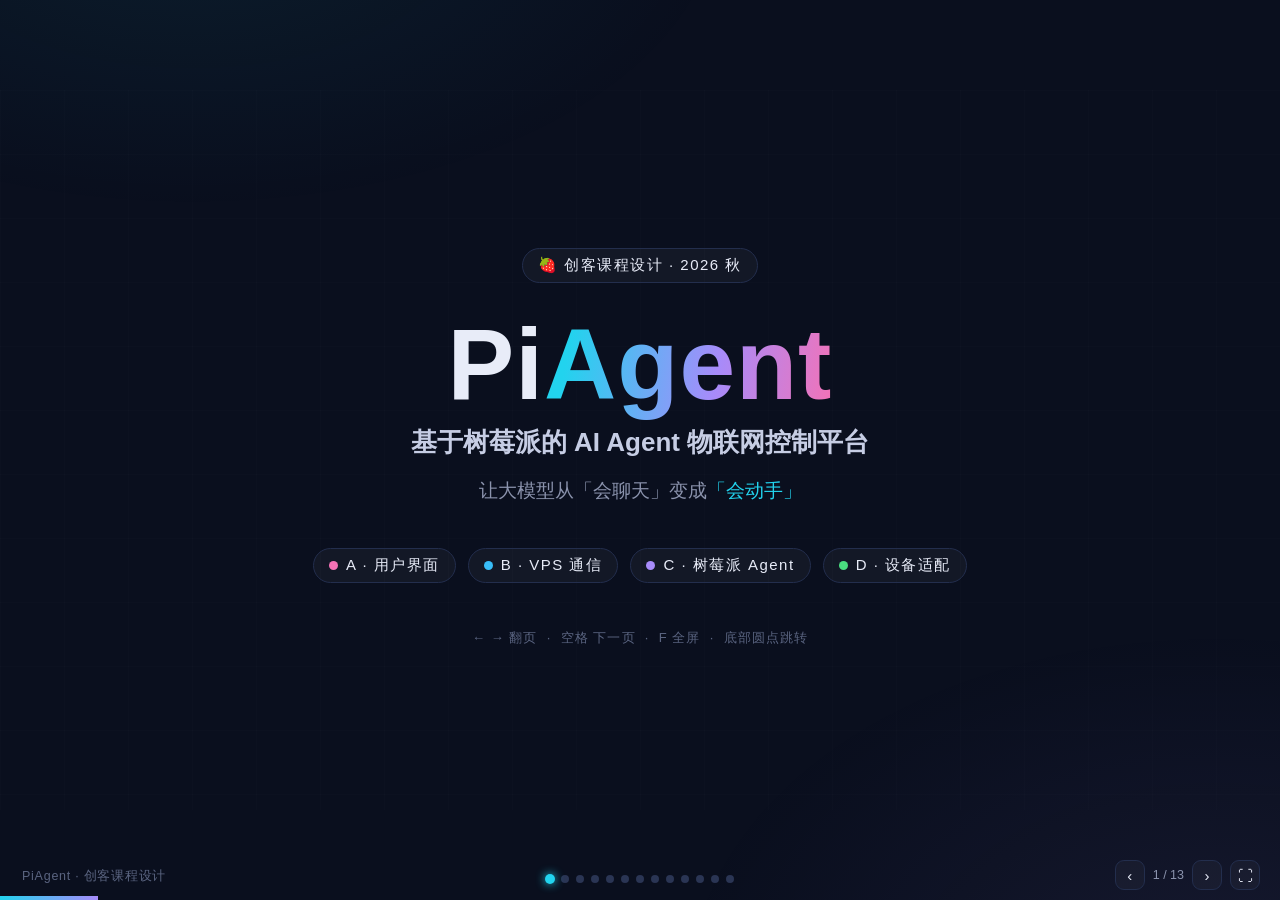
<file: docs/presentation.html>
<!DOCTYPE html>
<html lang="zh-CN">
<head>
<meta charset="UTF-8">
<meta name="viewport" content="width=device-width, initial-scale=1.0">
<title>PiAgent · 项目介绍 — 基于 AI Agent 的树莓派物联网控制平台</title>
<style>
  * { margin: 0; padding: 0; box-sizing: border-box; }
  :root {
    --bg: #0a0f1e; --ink: #e8ecf8; --muted: #8b93ad; --line: #232e4d;
    --accent: #22d3ee;
    --ma: #f472b6;   /* 模块 A 界面 */
    --mb: #38bdf8;   /* 模块 B 通信 */
    --mc: #a78bfa;   /* 模块 C Agent */
    --md: #4ade80;   /* 模块 D 设备 */
  }
  html, body { height: 100%; background: var(--bg); color: var(--ink); overflow: hidden;
    font-family: "PingFang SC", "Hiragino Sans GB", "Microsoft YaHei", "Noto Sans CJK SC", "WenQuanYi Micro Hei", sans-serif; }
  body::before { content: ""; position: fixed; inset: 0; pointer-events: none;
    background:
      radial-gradient(900px 500px at 15% -10%, rgba(34, 211, 238, .07), transparent 60%),
      radial-gradient(900px 600px at 95% 110%, rgba(167, 139, 250, .08), transparent 60%); }
  #stage { position: absolute; left: 50%; top: 50%; width: 1280px; height: 720px;
    transform: translate(-50%, -50%) scale(1); transform-origin: center; }
  #stage::before { content: ""; position: absolute; inset: 0; pointer-events: none; opacity: .5;
    background-image: linear-gradient(rgba(255,255,255,.025) 1px, transparent 1px),
      linear-gradient(90deg, rgba(255,255,255,.025) 1px, transparent 1px);
    background-size: 64px 64px; }

  /* ---------- 幻灯片基座 ---------- */
  .slide { position: absolute; inset: 0; padding: 60px 84px 66px; display: flex; flex-direction: column;
    opacity: 0; visibility: hidden; transition: opacity .45s ease; }
  .slide.active { opacity: 1; visibility: visible; z-index: 2; }
  .slide .reveal { opacity: 0; }
  .slide.active .reveal { animation: rise .7s cubic-bezier(.2, .7, .2, 1) both; animation-delay: var(--d, 0s); }
  @keyframes rise { from { opacity: 0; transform: translateY(24px); } to { opacity: 1; transform: none; } }

  .head { margin-bottom: 24px; }
  .head .kicker { font-size: 13.5px; letter-spacing: .32em; font-weight: 700; color: var(--accent); margin-bottom: 9px; }
  .head h2 { font-size: 37px; font-weight: 800; letter-spacing: .01em; }
  .head .sub { margin-top: 8px; color: var(--muted); font-size: 16.5px; }

  /* ---------- 通用组件 ---------- */
  .cards { display: grid; gap: 18px; }
  .cards.c3 { grid-template-columns: repeat(3, 1fr); }
  .cards.c4 { grid-template-columns: repeat(4, 1fr); }
  .cards.c2x2 { grid-template-columns: repeat(2, 1fr); }
  .card { background: rgba(255,255,255,.03); border: 1px solid var(--line); border-radius: 18px; padding: 22px; }
  .card .ico { font-size: 30px; margin-bottom: 12px; }
  .card b { display: block; font-size: 17.5px; margin-bottom: 8px; }
  .card p { font-size: 14px; color: var(--muted); line-height: 1.65; }

  .chip { display: inline-flex; align-items: center; gap: 8px; padding: 7px 15px; border-radius: 999px;
    border: 1px solid var(--line); background: rgba(255,255,255,.04); font-size: 14px; }
  .chip i { width: 9px; height: 9px; border-radius: 50%; display: inline-block; }

  .feat { display: flex; gap: 14px; padding: 13px 16px; background: rgba(255,255,255,.03);
    border: 1px solid var(--line); border-radius: 14px; align-items: flex-start; }
  .feat .ico { font-size: 21px; line-height: 1.3; }
  .feat b { display: block; font-size: 16px; margin-bottom: 3px; }
  .feat span { font-size: 13.5px; color: var(--muted); line-height: 1.55; }
  .feats { display: grid; gap: 12px; }

  .bar { display: flex; align-items: center; gap: 12px; padding: 14px 20px; border-radius: 14px;
    background: rgba(255,255,255,.03); border: 1px solid var(--line); font-size: 14.5px; color: var(--muted); }
  .bar b { color: var(--ink); }
  .bar code { font-family: ui-monospace, "Cascadia Code", Consolas, monospace; font-size: 13px;
    background: rgba(34,211,238,.1); color: #7dd3fc; padding: 2px 8px; border-radius: 6px; }

  /* ---------- 封面 / 结尾 ---------- */
  .center { align-items: center; justify-content: center; text-align: center; }
  .cover .chip { font-size: 15px; letter-spacing: .1em; }
  .cover h1 { font-size: 100px; font-weight: 900; letter-spacing: .01em; margin: 26px 0 6px; line-height: 1.1; }
  .cover h1 .grad { background: linear-gradient(100deg, #22d3ee 10%, #a78bfa 60%, #f472b6 100%);
    -webkit-background-clip: text; background-clip: text; color: transparent; }
  .cover .sub { font-size: 26px; font-weight: 600; color: #c6cde4; }
  .cover .tagline { margin-top: 18px; font-size: 19px; color: var(--muted); }
  .cover .tagline em { color: var(--accent); font-style: normal; }
  .team { display: flex; gap: 12px; margin-top: 44px; flex-wrap: wrap; justify-content: center; }
  .hint { margin-top: 46px; font-size: 13px; color: #5a6480; letter-spacing: .08em; }
  .end h1 { font-size: 72px; font-weight: 900; margin-bottom: 16px; }
  .end .sub2 { font-size: 20px; color: var(--muted); margin-bottom: 36px; }

  /* ---------- 问题页 ---------- */
  .answer { margin-top: auto; display: flex; align-items: center; gap: 18px; padding: 20px 28px; border-radius: 18px;
    background: linear-gradient(90deg, rgba(34,211,238,.09), rgba(167,139,250,.09)); border: 1px solid #2c3a63; font-size: 19px; }
  .answer .lab { font-size: 13px; letter-spacing: .25em; color: var(--accent); font-weight: 700; white-space: nowrap; }

  /* ---------- 方案流程条 ---------- */
  .flow { display: flex; align-items: center; gap: 10px; margin-bottom: 26px; flex-wrap: nowrap; }
  .fnode { padding: 12px 17px; border-radius: 13px; background: rgba(255,255,255,.04);
    border: 1px solid #263252; font-size: 15.5px; white-space: nowrap; }
  .fnode b { color: var(--accent); }
  .farrow { color: var(--accent); font-size: 19px; opacity: .8; }

  /* ---------- 架构图 ---------- */
  .archwrap { flex: 1; display: flex; align-items: center; justify-content: center; min-height: 0; }
  .archwrap svg { max-width: 100%; max-height: 100%; }
  .legend { display: flex; align-items: center; justify-content: center; gap: 26px; font-size: 14px; color: #c0c8e2; }
  .legend span { display: inline-flex; align-items: center; gap: 8px; }
  .legend i { width: 10px; height: 10px; border-radius: 50%; display: inline-block; }
  .legend em { font-style: normal; color: #5a6480; font-size: 13px; margin-left: 6px; }
  .svgsub { fill: #8b93ad; }
  .svgtitle { fill: #e8ecf8; font-weight: 700; }
  .flowline { stroke-dasharray: 7 7; animation: dashmove 1.3s linear infinite; }
  @keyframes dashmove { to { stroke-dashoffset: -28; } }

  /* ---------- 旅程步骤 ---------- */
  .quote { display: inline-block; align-self: flex-start; padding: 12px 22px; border-radius: 14px; margin-bottom: 22px;
    background: rgba(34,211,238,.08); border: 1px solid rgba(34,211,238,.35); font-size: 18px; }
  .quote small { display: block; margin-top: 3px; font-size: 13px; color: var(--muted); }
  .steps { display: grid; grid-template-columns: repeat(4, 1fr); gap: 16px; flex: 1; align-content: stretch; }
  .step { position: relative; padding: 18px 18px 16px; background: rgba(255,255,255,.03);
    border: 1px solid var(--line); border-radius: 16px; overflow: hidden; }
  .step .n { position: absolute; top: 10px; right: 14px; font-family: ui-monospace, monospace;
    font-size: 34px; font-weight: 700; color: rgba(255,255,255,.07); }
  .step .ico { font-size: 26px; margin-bottom: 10px; }
  .step b { display: block; font-size: 16px; margin-bottom: 5px; }
  .step p { font-size: 13px; color: var(--muted); line-height: 1.55; }
  .step code { font-family: ui-monospace, monospace; font-size: 12px; color: #4ade80; }

  /* ---------- 模块总览 ---------- */
  .modcard { border-radius: 18px; padding: 22px; background: rgba(255,255,255,.03); border: 1px solid var(--line);
    border-top: 3px solid var(--mc); display: flex; flex-direction: column; gap: 10px; }
  .modcard .role { font-size: 13px; letter-spacing: .2em; font-weight: 700; }
  .modcard h3 { font-size: 21px; }
  .modcard .meta { font-size: 13.5px; color: var(--muted); line-height: 1.6; }
  .modcard .out { margin-top: auto; font-size: 13px; color: #c0c8e2; padding-top: 10px; border-top: 1px dashed var(--line); }
  .modcard .out b { font-size: 13px; }

  /* ---------- 模块详情页 ---------- */
  .detail { display: grid; grid-template-columns: 1.12fr .88fr; gap: 40px; flex: 1; min-height: 0; }
  .mod-a .kicker { color: var(--ma); } .mod-b .kicker { color: var(--mb); }
  .mod-c .kicker { color: var(--mc); } .mod-d .kicker { color: var(--md); }
  .rolechips { display: flex; gap: 10px; flex-wrap: wrap; margin-bottom: 16px; }
  /* 模块 B 页 · 两步走卡片 */
  .tcard { border-radius: 16px; padding: 18px; background: rgba(255,255,255,.03); border: 1px solid var(--line); }
  .tcard .m { display: inline-block; font-family: ui-monospace, monospace; font-size: 12px; font-weight: 700; color: #0a0f1e;
    background: var(--accent); border-radius: 6px; padding: 2px 8px; margin-bottom: 8px; }
  .tcard b { display: block; font-size: 16.5px; margin-bottom: 7px; }
  .tcard p { font-size: 12.5px; color: var(--muted); line-height: 1.6; }
  /* 模块 C 页：内容较满，整体紧凑化 */
  .mod-c .head { margin-bottom: 14px; }
  .mod-c .answer { padding: 13px 22px; font-size: 15.5px; }
  .mod-c .loop { padding: 10px 10px 0; }
  .mod-c .loopback { margin-top: 4px; }
  .mod-c .cards { margin-top: 10px; gap: 14px; }
  .mod-c .card { padding: 14px 18px; }
  .mod-c .card .ico { font-size: 24px; margin-bottom: 6px; }
  .mod-c .card b { font-size: 16.5px; margin-bottom: 5px; }
  .mod-c .card p { font-size: 13.5px; }
  .mod-c .bar { margin-top: 12px; padding: 10px 18px; }

  /* 手机模型 */
  .phonewrap { display: flex; align-items: center; justify-content: center; }
  .phone { width: 250px; height: 452px; border-radius: 36px; border: 2px solid #33406a; position: relative;
    background: linear-gradient(180deg, #101832, #0a1020); padding: 34px 13px 14px; display: flex; flex-direction: column; gap: 9px;
    box-shadow: 0 26px 60px rgba(0,0,0,.5); }
  .phone::before { content: ""; position: absolute; top: 9px; left: 50%; transform: translateX(-50%);
    width: 76px; height: 16px; border-radius: 9px; background: #070b16; border: 1px solid #2a3554; }
  .app-bar { display: flex; align-items: center; gap: 8px; font-size: 12.5px; color: var(--muted); padding: 0 4px 4px; }
  .app-bar .dot-on { width: 8px; height: 8px; border-radius: 50%; background: var(--md); box-shadow: 0 0 8px var(--md); }
  .bubble { max-width: 84%; padding: 9px 12px; border-radius: 14px; font-size: 13px; line-height: 1.5; }
  .bubble.me { align-self: flex-end; background: linear-gradient(135deg, rgba(34,211,238,.16), rgba(167,139,250,.16));
    border: 1px solid #3b4a7a; border-bottom-right-radius: 4px; }
  .bubble.bot { align-self: flex-start; background: rgba(255,255,255,.05); border: 1px solid #263252; border-bottom-left-radius: 4px; }
  .toolchip { align-self: flex-start; font-family: ui-monospace, monospace; font-size: 11px; color: var(--md);
    background: rgba(74,222,128,.08); border: 1px dashed rgba(74,222,128,.45); padding: 6px 10px; border-radius: 10px; }
  .telemetry { margin-top: auto; display: flex; gap: 7px; justify-content: center; font-size: 11px; color: var(--muted); }
  .telemetry span { background: rgba(255,255,255,.04); border: 1px solid var(--line); padding: 4px 9px; border-radius: 99px; }

  /* Agent 循环 */
  .loop { display: flex; align-items: center; gap: 10px; justify-content: center; padding: 20px 10px 6px; }
  .lnode { padding: 11px 16px; border-radius: 12px; font-size: 14.5px; text-align: center;
    background: rgba(167,139,250,.1); border: 1px solid rgba(167,139,250,.45); }
  .lnode small { display: block; font-size: 11px; color: var(--muted); margin-top: 3px; }
  .larrow { color: var(--mc); font-size: 18px; }
  .loopback { text-align: center; font-size: 12.5px; color: #5a6480; margin-top: 10px; }

  /* 设备清单 */
  .devgrid { display: grid; grid-template-columns: repeat(3, 1fr); gap: 12px; }
  .dev { display: flex; align-items: center; gap: 10px; padding: 12px 13px; border-radius: 12px;
    background: rgba(74,222,128,.05); border: 1px solid rgba(74,222,128,.28); font-size: 13.5px; }
  .dev .ico { font-size: 19px; }
  .dev small { display: block; color: var(--muted); font-size: 11px; margin-top: 2px; }

  /* ---------- 场景 ---------- */
  .scene .q { font-size: 17px; font-weight: 700; color: #cfe9ff; margin-bottom: 10px; }
  .scene .tag { display: inline-block; font-size: 11.5px; font-weight: 700; letter-spacing: .12em; color: var(--accent);
    border: 1px solid rgba(34,211,238,.45); border-radius: 99px; padding: 3px 10px; margin-bottom: 12px; }
  .scene p { font-size: 13.5px; color: var(--muted); line-height: 1.65; }
  .scene .why { margin-top: 10px; font-size: 12.5px; color: var(--mc); }

  /* ---------- 风险 ---------- */
  .riskrows { display: grid; gap: 14px; }
  .riskrow { display: grid; grid-template-columns: 1fr 46px 1.15fr; align-items: stretch; gap: 0; }
  .rside { padding: 15px 20px; border-radius: 15px; display: flex; align-items: center; gap: 14px; font-size: 14.5px; }
  .rside .ico { font-size: 22px; }
  .rside.r { background: rgba(248,113,113,.06); border: 1px solid rgba(248,113,113,.3); }
  .rside.r span { color: var(--muted); font-size: 13px; display: block; margin-top: 2px; }
  .rside.s { background: rgba(74,222,128,.05); border: 1px solid rgba(74,222,128,.3); }
  .rarrow { display: flex; align-items: center; justify-content: center; color: var(--accent); font-size: 21px; }

  /* ---------- HUD ---------- */
  #bar { position: fixed; left: 0; bottom: 0; height: 4px; width: 0; z-index: 60;
    background: linear-gradient(90deg, var(--accent), var(--mc)); transition: width .35s ease; }
  #brand { position: fixed; left: 22px; bottom: 15px; z-index: 60; font-size: 12.5px; color: #5a6480; letter-spacing: .06em; }
  #dots { position: fixed; bottom: 17px; left: 50%; transform: translateX(-50%); z-index: 60; display: flex; gap: 7px; }
  #dots button { width: 8px; height: 8px; border-radius: 50%; border: none; background: #2a3554; cursor: pointer; padding: 0; transition: all .25s; }
  #dots button:hover { background: #4a5a8a; }
  #dots button.on { background: var(--accent); box-shadow: 0 0 8px var(--accent); transform: scale(1.25); }
  #hud { position: fixed; right: 20px; bottom: 10px; z-index: 60; display: flex; align-items: center; gap: 8px;
    font-size: 12.5px; color: var(--muted); }
  #hud button { width: 30px; height: 30px; border-radius: 9px; border: 1px solid var(--line); background: rgba(255,255,255,.03);
    color: var(--ink); font-size: 15px; cursor: pointer; }
  #hud button:hover { border-color: var(--accent); color: var(--accent); }

  @media (prefers-reduced-motion: reduce) {
    .slide.active .reveal { animation: none; opacity: 1; }
    .flowline { animation: none; }
  }
</style>
</head>
<body>
<div id="stage">

  <!-- 1 封面 -->
  <section class="slide cover center" data-title="封面">
    <div class="reveal"><span class="chip">🍓 创客课程设计 · 2026 秋</span></div>
    <h1 class="reveal" style="--d:.08s">Pi<span class="grad">Agent</span></h1>
    <p class="sub reveal" style="--d:.16s">基于树莓派的 AI Agent 物联网控制平台</p>
    <p class="tagline reveal" style="--d:.24s">让大模型从「会聊天」变成<em>「会动手」</em></p>
    <div class="team reveal" style="--d:.36s">
      <span class="chip"><i style="background:var(--ma)"></i>A · 用户界面</span>
      <span class="chip"><i style="background:var(--mb)"></i>B · VPS 通信</span>
      <span class="chip"><i style="background:var(--mc)"></i>C · 树莓派 Agent</span>
      <span class="chip"><i style="background:var(--md)"></i>D · 设备适配</span>
    </div>
    <p class="hint reveal" style="--d:.5s">← → 翻页 &nbsp;·&nbsp; 空格 下一页 &nbsp;·&nbsp; F 全屏 &nbsp;·&nbsp; 底部圆点跳转</p>
  </section>

  <!-- 2 背景与动机 -->
  <section class="slide" data-title="背景与动机">
    <header class="head reveal">
      <p class="kicker">01 · 背景与动机</p>
      <h2>我们要解决什么问题？</h2>
    </header>
    <div class="cards c3" style="flex:1">
      <div class="card reveal" style="--d:.1s">
        <div class="ico">🔒</div><b>设备被锁在内网</b>
        <p>寝室、家里的硬件躲在 NAT 后面——人不在现场，就完全摸不到，更谈不上远程控制。</p>
      </div>
      <div class="card reveal" style="--d:.2s">
        <div class="ico">🧩</div><b>传统智能家居不够聪明</b>
        <p>各家 App 各自为战、场景写死，没法用一句自然语言，自由组合出想要的动作。</p>
      </div>
      <div class="card reveal" style="--d:.3s">
        <div class="ico">🌉</div><b>AI 与物理世界缺一座桥</b>
        <p>想让 AI 真正「动手」，缺一套低成本、可拆解、能学完整链路的实验平台。</p>
      </div>
    </div>
    <div class="answer reveal" style="--d:.45s">
      <span class="lab">我们的回答</span>
      一块树莓派 5 🖥 ＋ 一个 AI Agent 🧠 ＋ 一台云 VPS ☁️ —— 全链路自研
    </div>
  </section>

  <!-- 3 方案总览 -->
  <section class="slide" data-title="方案总览">
    <header class="head reveal">
      <p class="kicker">02 · 方案总览</p>
      <h2>一句话，让千里之外的硬件动起来</h2>
    </header>
    <div class="flow reveal" style="--d:.1s">
      <span class="fnode">🗣 用户<b>说一句话</b></span><span class="farrow">→</span>
      <span class="fnode">☁️ VPS <b>中继转发</b></span><span class="farrow">→</span>
      <span class="fnode">🧠 Agent <b>理解规划</b></span><span class="farrow">→</span>
      <span class="fnode">🔧 <b>调用工具</b> MCP</span><span class="farrow">→</span>
      <span class="fnode">⚡ 硬件<b>真实动作</b></span>
    </div>
    <div class="cards c2x2" style="flex:1">
      <div class="card reveal" style="--d:.2s">
        <div class="ico">🗣</div><b>自然语言操作物理世界</b>
        <p>没有遥控器，语言就是接口；Agent 负责理解与规划，用户只管说。</p>
      </div>
      <div class="card reveal" style="--d:.28s">
        <div class="ico">🔌</div><b>MCP 标准化设备接入</b>
        <p>每类设备就是一组工具（tool）：加设备 = 加一个工具，即插即用，Agent 代码零改动。</p>
      </div>
      <div class="card reveal" style="--d:.36s">
        <div class="ico">🛰</div><b>出站长连接穿透 NAT</b>
        <p>树莓派主动向外连接 VPS，校园网、家宽、手机热点都畅通，无需公网 IP。</p>
      </div>
      <div class="card reveal" style="--d:.44s">
        <div class="ico">🧱</div><b>四模块契约解耦</b>
        <p>接口先行、四线并行开发，本身就是一次完整的工程协作训练。</p>
      </div>
    </div>
  </section>

  <!-- 4 系统架构 -->
  <section class="slide" data-title="系统架构">
    <header class="head reveal">
      <p class="kicker">03 · 系统架构</p>
      <h2>系统总体架构</h2>
    </header>
    <div class="archwrap reveal" style="--d:.12s">
      <svg width="790" height="446" viewBox="0 0 1060 600" xmlns="http://www.w3.org/2000/svg" role="img"
           aria-label="PiAgent 系统架构图：用户界面经 HTTPS 与 WebSocket 连接云端 VPS 网关，网关经出站 WebSocket 长连接到寝室内的树莓派 Agent，Agent 通过 MCP 协议调用设备服务，驱动传感器与执行器；Agent 经 VPS 代理调用云端大模型 API。">
        <defs>
          <marker id="arr" viewBox="0 0 10 10" refX="8.5" refY="5" markerWidth="7" markerHeight="7" orient="auto-start-reverse">
            <path d="M0 0 L10 5 L0 10 z" fill="#7c8db5"/>
          </marker>
        </defs>

        <!-- 分区 -->
        <rect x="16" y="140" width="180" height="310" rx="16" fill="rgba(255,255,255,0.02)" stroke="#2a3554"/>
        <text x="106" y="168" text-anchor="middle" font-size="16" class="svgsub">用户侧</text>
        <rect x="320" y="40" width="270" height="520" rx="16" fill="rgba(56,189,248,0.05)" stroke="rgba(56,189,248,0.4)"/>
        <text x="455" y="70" text-anchor="middle" font-size="16" fill="#38bdf8">☁ 云端 VPS · 公网</text>
        <rect x="700" y="40" width="344" height="520" rx="16" fill="rgba(74,222,128,0.03)" stroke="rgba(74,222,128,0.35)" stroke-dasharray="7 6"/>
        <text x="872" y="70" text-anchor="middle" font-size="16" fill="#4ade80">🏠 寝室 · NAT 内网</text>

        <!-- 用户 -->
        <text x="106" y="226" text-anchor="middle" font-size="38">👤</text>
        <text x="106" y="252" text-anchor="middle" font-size="14" class="svgsub">用户</text>

        <!-- 界面 A -->
        <rect x="46" y="286" width="120" height="100" rx="12" fill="rgba(244,114,182,0.12)" stroke="#f472b6"/>
        <text x="106" y="309" text-anchor="middle" font-size="13" fill="#f472b6">模块 A</text>
        <text x="106" y="337" text-anchor="middle" font-size="20" class="svgtitle">用户界面</text>
        <text x="106" y="363" text-anchor="middle" font-size="14" class="svgsub">Web App</text>

        <!-- 网关 B -->
        <rect x="350" y="150" width="240" height="120" rx="12" fill="rgba(56,189,248,0.1)" stroke="#38bdf8"/>
        <text x="470" y="173" text-anchor="middle" font-size="13" fill="#38bdf8">模块 B</text>
        <text x="470" y="201" text-anchor="middle" font-size="20" class="svgtitle">通信网关</text>
        <text x="470" y="227" text-anchor="middle" font-size="14" class="svgsub">用户鉴权 · 设备管理</text>
        <text x="470" y="249" text-anchor="middle" font-size="14" class="svgsub">消息路由 · 全链路 TLS</text>

        <!-- LLM -->
        <rect x="350" y="340" width="240" height="110" rx="12" fill="rgba(167,139,250,0.07)" stroke="#a78bfa" stroke-dasharray="6 5"/>
        <text x="470" y="377" text-anchor="middle" font-size="18" class="svgtitle">🧠 大模型 API</text>
        <text x="470" y="401" text-anchor="middle" font-size="14" class="svgsub">GLM / Qwen / DeepSeek</text>
        <text x="470" y="423" text-anchor="middle" font-size="13" class="svgsub">密钥只存 VPS · 不落地</text>

        <!-- 树莓派 -->
        <rect x="716" y="100" width="312" height="236" rx="14" fill="rgba(255,255,255,0.03)" stroke="#3b4a6b"/>
        <text x="872" y="127" text-anchor="middle" font-size="15" class="svgsub">🍓 树莓派 5</text>
        <rect x="736" y="140" width="272" height="80" rx="10" fill="rgba(167,139,250,0.12)" stroke="#a78bfa"/>
        <text x="872" y="162" text-anchor="middle" font-size="13" fill="#a78bfa">模块 C</text>
        <text x="872" y="186" text-anchor="middle" font-size="19" class="svgtitle">Agent 运行时</text>
        <text x="872" y="209" text-anchor="middle" font-size="13.5" class="svgsub">意图理解 · 规划 · 安全闸门</text>
        <rect x="736" y="236" width="272" height="80" rx="10" fill="rgba(74,222,128,0.1)" stroke="#4ade80"/>
        <text x="872" y="258" text-anchor="middle" font-size="13" fill="#4ade80">模块 D</text>
        <text x="872" y="282" text-anchor="middle" font-size="19" class="svgtitle">设备 MCP Server</text>
        <text x="872" y="305" text-anchor="middle" font-size="13.5" class="svgsub">relay.set · dht.read · light.set</text>

        <!-- 传感器 / 执行器 -->
        <rect x="716" y="410" width="146" height="120" rx="12" fill="rgba(74,222,128,0.05)" stroke="rgba(74,222,128,0.5)"/>
        <text x="789" y="449" text-anchor="middle" font-size="17" class="svgtitle">传感器</text>
        <text x="789" y="475" text-anchor="middle" font-size="13" class="svgsub">温湿度 · 超声波</text>
        <text x="789" y="496" text-anchor="middle" font-size="13" class="svgsub">人体红外 · 摄像头</text>
        <rect x="898" y="410" width="146" height="120" rx="12" fill="rgba(74,222,128,0.05)" stroke="rgba(74,222,128,0.5)"/>
        <text x="971" y="449" text-anchor="middle" font-size="17" class="svgtitle">执行器</text>
        <text x="971" y="475" text-anchor="middle" font-size="13" class="svgsub">继电器 · 舵机</text>
        <text x="971" y="496" text-anchor="middle" font-size="13" class="svgsub">风扇 · LED</text>

        <!-- 连线 -->
        <line x1="106" y1="254" x2="106" y2="282" stroke="#5a6b93" stroke-width="1.8" marker-end="url(#arr)"/>
        <line class="flowline" x1="166" y1="336" x2="350" y2="210" stroke="#5a6b93" stroke-width="1.8" marker-start="url(#arr)" marker-end="url(#arr)"/>
        <line class="flowline" x1="590" y1="200" x2="736" y2="180" stroke="#38bdf8" stroke-width="2" marker-start="url(#arr)" marker-end="url(#arr)"/>
        <path class="flowline" d="M 736 212 C 680 212 680 390 590 390" fill="none" stroke="#a78bfa" stroke-width="1.8" marker-end="url(#arr)"/>
        <line x1="872" y1="220" x2="872" y2="236" stroke="#5a6b93" stroke-width="1.8" marker-start="url(#arr)" marker-end="url(#arr)"/>
        <line x1="789" y1="316" x2="789" y2="408" stroke="#5a6b93" stroke-width="1.8" marker-end="url(#arr)"/>
        <line x1="971" y1="316" x2="971" y2="408" stroke="#5a6b93" stroke-width="1.8" marker-end="url(#arr)"/>

        <!-- 连线标签 -->
        <rect x="196" y="252" width="128" height="22" rx="6" fill="#0c1326" stroke="#2a3554"/>
        <text x="260" y="267.5" text-anchor="middle" font-size="13" fill="#9aa6c4">HTTPS + WebSocket</text>
        <rect x="596" y="213" width="128" height="21" rx="6" fill="#0c1326" stroke="#2a3554"/>
        <text x="660" y="227.5" text-anchor="middle" font-size="13" fill="#38bdf8" font-weight="700">出站 WSS 长连接</text>
        <rect x="598" y="239" width="124" height="19" rx="6" fill="#0c1326" stroke="#2a3554"/>
        <text x="660" y="252.5" text-anchor="middle" font-size="12" class="svgsub">穿透 NAT · 免公网 IP</text>
        <rect x="628" y="318" width="88" height="20" rx="6" fill="#0c1326" stroke="#2a3554"/>
        <text x="672" y="331.5" text-anchor="middle" font-size="12" fill="#a78bfa">API 经 VPS 代理</text>
        <rect x="884" y="218" width="46" height="19" rx="6" fill="#0c1326" stroke="#2a3554"/>
        <text x="907" y="231.5" text-anchor="middle" font-size="12" fill="#4ade80">MCP</text>
        <rect x="822" y="350" width="116" height="20" rx="6" fill="#0c1326" stroke="#2a3554"/>
        <text x="880" y="363.5" text-anchor="middle" font-size="12" class="svgsub">GPIO / I2C / PWM</text>
      </svg>
    </div>
    <div class="legend reveal" style="--d:.3s">
      <span><i style="background:var(--ma)"></i>A · 用户界面</span>
      <span><i style="background:var(--mb)"></i>B · VPS 通信</span>
      <span><i style="background:var(--mc)"></i>C · 树莓派 Agent</span>
      <span><i style="background:var(--md)"></i>D · 设备适配</span>
      <em>全链路 TLS 加密 · 模型密钥只存 VPS</em>
    </div>
  </section>

  <!-- 5 指令的旅程 -->
  <section class="slide" data-title="指令的旅程">
    <header class="head reveal">
      <p class="kicker">04 · 工作流</p>
      <h2>一次指令的完整旅程</h2>
    </header>
    <div class="quote reveal" style="--d:.08s">「我快热死了，把风扇打开」
      <small>演示时手机只开 4G —— 从一句话到风扇转动，中间发生了什么？</small>
    </div>
    <div class="steps">
      <div class="step reveal" style="--d:.12s"><span class="n">01</span><div class="ico">📱</div><b>用户输入</b><p>手机 4G 网络上，发出一句话。</p></div>
      <div class="step reveal" style="--d:.17s"><span class="n">02</span><div class="ico">🛰</div><b>VPS 中继</b><p>校验身份，路由到绑定的在线树莓派。</p></div>
      <div class="step reveal" style="--d:.22s"><span class="n">03</span><div class="ico">🧠</div><b>Agent 理解</b><p>文本＋工具清单一起交给大模型。</p></div>
      <div class="step reveal" style="--d:.27s"><span class="n">04</span><div class="ico">🔧</div><b>决定调用</b><p>大模型选择工具：<code>relay.set(0, true)</code></p></div>
      <div class="step reveal" style="--d:.32s"><span class="n">05</span><div class="ico">⚡</div><b>MCP 执行</b><p>驱动 GPIO → 继电器闭合。</p></div>
      <div class="step reveal" style="--d:.37s"><span class="n">06</span><div class="ico">🌬</div><b>物理响应</b><p>风扇开始转动，真实世界发生变化。</p></div>
      <div class="step reveal" style="--d:.42s"><span class="n">07</span><div class="ico">↩️</div><b>结果回传</b><p>执行结果沿原路返回到手机界面。</p></div>
      <div class="step reveal" style="--d:.47s"><span class="n">08</span><div class="ico">✅</div><b>任务完成</b><p>「已为你打开风扇」，遥测同步刷新。</p></div>
    </div>
  </section>

  <!-- 6 分工总览 -->
  <section class="slide" data-title="分工总览">
    <header class="head reveal">
      <p class="kicker">05 · 团队分工</p>
      <h2>四大模块 · 一个有机体</h2>
      <p class="sub">接口先行，四线并行——每个人负责一块，拼起来就是完整系统</p>
    </header>
    <div class="cards c4" style="flex:1">
      <div class="modcard reveal" style="--d:.1s; border-top-color:var(--ma)">
        <span class="role" style="color:var(--ma)">「系统的脸」</span>
        <h3>📸 用户界面</h3>
        <p class="meta">用户唯一入口，演示时评委看到的全部；只与 VPS 通信，永不直连树莓派。</p>
        <p class="out"><b>交付：</b>Web App（对话 · 面板 · 手动控制）<br>协作：与 B 定 API</p>
      </div>
      <div class="modcard reveal" style="--d:.18s; border-top-color:var(--mb)">
        <span class="role" style="color:var(--mb)">「系统的血管」</span>
        <h3>🛰 VPS 通信中继</h3>
        <p class="meta">让内网设备远程可达、用户与设备解耦；承担鉴权、心跳、路由与加密。</p>
        <p class="out"><b>交付：</b>WebSocket 网关＋消息协议<br>协作：与 A 定 API · 与 C 定协议</p>
      </div>
      <div class="modcard reveal" style="--d:.26s; border-top-color:var(--mc)">
        <span class="role" style="color:var(--mc)">「系统的大脑」</span>
        <h3>🧠 树莓派 Agent</h3>
        <p class="meta">把自然语言翻译成硬件动作；保持「薄」，设备能力全靠 MCP 工具注入。</p>
        <p class="out"><b>交付：</b>Agent 守护进程＋提示词<br>协作：与 B 定协议 · 与 D 定工具</p>
      </div>
      <div class="modcard reveal" style="--d:.34s; border-top-color:var(--md)">
        <span class="role" style="--color:var(--md)">「系统的手和眼」</span>
        <h3>🔧 设备适配</h3>
        <p class="meta">软件的终点、物理世界的起点；接线、驱动，并把设备封装成 MCP 工具。</p>
        <p class="out"><b>交付：</b>设备 MCP Server＋接线文档<br>协作：与 C 定工具清单</p>
      </div>
    </div>
  </section>

  <!-- 7 模块 A -->
  <section class="slide mod-a" data-title="模块 A · 用户界面">
    <header class="head reveal">
      <p class="kicker">06 · 模块 A（界面组）</p>
      <h2>用户界面 —— 系统的脸</h2>
    </header>
    <div class="detail">
      <div>
        <div class="rolechips reveal" style="--d:.08s">
          <span class="chip"><i style="background:var(--ma)"></i>用户唯一入口</span>
          <span class="chip"><i style="background:var(--ma)"></i>只与 VPS 通信</span>
          <span class="chip"><i style="background:var(--ma)"></i>响应式 Web App</span>
        </div>
        <div class="feats">
          <div class="feat reveal" style="--d:.14s"><span class="ico">🔐</span><div><b>登录鉴权</b><span>对接 VPS 账号体系（JWT）</span></div></div>
          <div class="feat reveal" style="--d:.2s"><span class="ico">💬</span><div><b>对话页</b><span>发指令、看回复，并展示「正在调用哪个工具」的过程</span></div></div>
          <div class="feat reveal" style="--d:.26s"><span class="ico">📊</span><div><b>设备面板</b><span>树莓派在线状态＋传感器实时读数</span></div></div>
          <div class="feat reveal" style="--d:.32s"><span class="ico">🎛</span><div><b>手动控制台</b><span>绕过 Agent 直接开关——兜底，也是联调利器</span></div></div>
        </div>
        <div class="bar reveal" style="--d:.4s; margin-top:14px">💡 技术选型&nbsp;<b>Vue3 / React</b>&nbsp;·&nbsp;PWA 加到主屏 · WebSocket 实时通道</div>
      </div>
      <div class="phonewrap reveal" style="--d:.25s">
        <div class="phone">
          <div class="app-bar"><span class="dot-on"></span>PiAgent · 寝室设备</div>
          <div class="bubble me">把风扇打开</div>
          <div class="toolchip">⚙ relay.set(0, true) ✓</div>
          <div class="bubble bot">已为你打开风扇 🌬 现在室温 26.4°C</div>
          <div class="bubble me">如果超过 30°C 记得提醒我</div>
          <div class="bubble bot">好的，我会持续关注温度 ✅</div>
          <div class="telemetry"><span>🌡 26.4°C</span><span>💧 58%</span><span>🟢 在线</span></div>
        </div>
      </div>
    </div>
  </section>

  <!-- 8 模块 B -->
  <section class="slide mod-b" data-title="模块 B · VPS 通信">
    <header class="head reveal">
      <p class="kicker">07 · 模块 B（通信组）</p>
      <h2>VPS 通信中继 —— 系统的血管</h2>
    </header>
    <div class="detail">
      <div>
        <div class="feat reveal" style="--d:.1s; align-items:flex-start">
          <span class="ico"> ❓</span>
          <div><b>为什么需要 VPS？</b>
          <span>树莓派在校园网 / 家宽的 NAT 后，没有公网 IP、入站不可达。解法：让它<b style="display:inline;color:var(--mb)">主动向外</b>建立 WebSocket 长连接——出站流量在任何网络都畅通，甚至手机热点即可。</span></div>
        </div>
        <div class="feats" style="margin-top:12px">
          <div class="feat reveal" style="--d:.18s"><span class="ico">🔑</span><div><b>用户鉴权</b><span>注册登录 · JWT · 用户-设备绑定</span></div></div>
          <div class="feat reveal" style="--d:.24s"><span class="ico">📡</span><div><b>设备管理</b><span>注册 · 心跳 · 在线状态</span></div></div>
          <div class="feat reveal" style="--d:.3s"><span class="ico">🔀</span><div><b>双向路由</b><span>指令下发 · 结果与遥测回传</span></div></div>
          <div class="feat reveal" style="--d:.36s"><span class="ico">🧠</span><div><b>LLM 出口代理</b><span>模型密钥只存 VPS，不落到终端</span></div></div>
        </div>
      </div>
      <div>
        <div class="rolechips reveal" style="--d:.14s">
          <span class="chip"><i style="background:var(--mb)"></i>两步走策略</span>
        </div>
        <div class="tcard reveal" style="--d:.2s; margin-bottom:14px">
          <span class="m" style="background:var(--mb)">第 1 步 · 第 1 周</span>
          <b>快速通道</b>
          <p>frp / SSH 反向隧道先打通「手机 → VPS → 树莓派」，全组尽早看到端到端跑通的希望。</p>
        </div>
        <div class="tcard reveal" style="--d:.28s; margin-bottom:14px; border-color:rgba(56,189,248,.45)">
          <span class="m" style="background:var(--mb)">第 2 步 · 正式方案</span>
          <b>自研 WebSocket 网关 ✦</b>
          <p>Node.js / Go / FastAPI＋JSON 消息协议——教学价值与演示价值最高。</p>
        </div>
        <div class="bar reveal" style="--d:.36s">📦 交付&nbsp;<b>网关服务</b>&nbsp;·&nbsp;<b>消息协议文档</b>&nbsp;·&nbsp;部署脚本</div>
      </div>
    </div>
  </section>

  <!-- 9 模块 C -->
  <section class="slide mod-c" data-title="模块 C · 树莓派 Agent">
    <header class="head reveal">
      <p class="kicker">08 · 模块 C（Agent 组）</p>
      <h2>树莓派 Agent —— 系统的大脑</h2>
    </header>
    <div class="answer reveal" style="--d:.08s; font-size:16.5px; margin-top:0">
      <span class="lab" style="color:var(--mc)">设计原则</span>
      Agent 保持「薄」：只做三件事——收指令 · 调大模型 · 调工具。设备能力全部由 MCP 工具注入，换硬件不改 Agent。
    </div>
    <div class="loop reveal" style="--d:.16s">
      <span class="lnode">意图理解<small>用户说了什么</small></span><span class="larrow">→</span>
      <span class="lnode">工具调用<small>MCP tool</small></span><span class="larrow">→</span>
      <span class="lnode">观察结果<small>成功 / 失败</small></span><span class="larrow">→</span>
      <span class="lnode">自然语言汇报<small>回复用户</small></span>
    </div>
    <p class="loopback reveal" style="--d:.2s">↺ &nbsp;循环直到任务完成（ReAct 模式）</p>
    <div class="cards c2x2" style="flex:1; margin-top:16px">
      <div class="card reveal" style="--d:.26s"><div class="ico">🧠</div><b>LLM 接入</b>
        <p>云 API 经 VPS 代理调用（GLM / Qwen / DeepSeek）；ollama 本地小模型作离线彩蛋。</p></div>
      <div class="card reveal" style="--d:.32s"><div class="ico">🛡</div><b>安全闸门</b>
        <p>工具白名单 · 参数强校验 · 高危操作（继电器大电流）二次确认。</p></div>
      <div class="card reveal" style="--d:.38s"><div class="ico">⚙️</div><b>工程化</b>
        <p>systemd 守护进程：开机自启、崩溃自动拉起、断网自动重连。</p></div>
      <div class="card reveal" style="--d:.44s"><div class="ico">✍️</div><b>关键产出</b>
        <p>系统提示词与工具描述文案——直接决定 Agent 好不好用。</p></div>
    </div>
    <div class="bar reveal" style="--d:.5s; margin-top:16px">💡 技术&nbsp;<b>Python</b>&nbsp;·&nbsp;<code>mcp</code>&nbsp;官方 SDK · 手写 tool-use 循环（可选 LangGraph）</div>
  </section>

  <!-- 10 模块 D -->
  <section class="slide mod-d" data-title="模块 D · 设备适配">
    <header class="head reveal">
      <p class="kicker">09 · 模块 D（硬件组）</p>
      <h2>物理设备适配 —— 系统的手和眼</h2>
    </header>
    <div class="detail">
      <div>
        <div class="feats">
          <div class="feat reveal" style="--d:.1s"><span class="ico">🔌</span><div><b>接口与驱动</b><span>GPIO / I2C / PWM · gpiozero（Pi 5 兼容）⚠️ 老 RPi.GPIO 不支持树莓派 5</span></div></div>
          <div class="feat reveal" style="--d:.18s"><span class="ico">🧩</span><div><b>核心产出</b><span>每类设备封装成一组 MCP 工具：<b style="display:inline">加设备 = 加工具</b>，Agent 零改动</span></div></div>
          <div class="feat reveal" style="--d:.26s"><span class="ico">🚨</span><div><b>安全红线</b><span>GPIO 3.3V 电平 · 5V 信号分压 · 共地 · 全程低压演示，不碰 220V</span></div></div>
        </div>
        <div class="bar reveal" style="--d:.34s; margin-top:14px">📦 交付&nbsp;<b>设备 MCP Server</b>&nbsp;·&nbsp;接线图与引脚表 · 工具清单文档</div>
      </div>
      <div>
        <div class="rolechips reveal" style="--d:.14s">
          <span class="chip"><i style="background:var(--md)"></i>候选设备清单</span>
        </div>
        <div class="devgrid">
          <div class="dev reveal" style="--d:.18s"><span class="ico">💡</span><div>LED＋电阻<small>入门第一课</small></div></div>
          <div class="dev reveal" style="--d:.21s"><span class="ico">🌬</span><div>继电器＋12V 风扇<small>主打演示道具</small></div></div>
          <div class="dev reveal" style="--d:.24s"><span class="ico">🌀</span><div>SG90 舵机<small>物理拨杆开关</small></div></div>
          <div class="dev reveal" style="--d:.27s"><span class="ico">🖥</span><div>OLED 屏<small>设备状态屏</small></div></div>
          <div class="dev reveal" style="--d:.3s"><span class="ico">🌡</span><div>AHT20 温湿度<small>I2C 更稳定</small></div></div>
          <div class="dev reveal" style="--d:.33s"><span class="ico">📡</span><div>HC-SR04 超声波<small>Echo 需分压</small></div></div>
          <div class="dev reveal" style="--d:.36s"><span class="ico">🚶</span><div>PIR 人体红外<small>联动场景</small></div></div>
          <div class="dev reveal" style="--d:.39s"><span class="ico">📷</span><div>摄像头模块<small>进阶 · 多模态</small></div></div>
          <div class="dev reveal" style="--d:.42s"><span class="ico">🔔</span><div>有源蜂鸣器<small>提醒场景</small></div></div>
        </div>
      </div>
    </div>
  </section>

  <!-- 11 可能的演示 -->
  <section class="slide" data-title="可能的演示">
    <header class="head reveal">
      <p class="kicker">10 · 演示设计</p>
      <h2>可能的演示</h2>
      <p class="sub">候选场景 · 由易到难，最终演示组合视开发进度而定</p>
    </header>
    <div class="cards c2x2" style="flex:1">
      <div class="card scene reveal" style="--d:.1s">
        <span class="tag">基础</span>
        <p class="q">「千里之外」</p>
        <p>可以只用 4G 网络，远程一句话让寝室的风扇转起来、灯亮起来。</p>
        <p class="why">★ 证明「真·远程」，穿透 NAT 不是 PPT 概念</p>
      </div>
      <div class="card scene reveal" style="--d:.18s">
        <span class="tag">基础</span>
        <p class="q">「寝室现在多少度？」</p>
        <p>可以让 Agent 读取温湿度传感器，用人话回答。</p>
        <p class="why">★ AI 长出了「眼睛」，数据变成语言</p>
      </div>
      <div class="card scene reveal" style="--d:.26s">
        <span class="tag">进阶</span>
        <p class="q">「太热了，想办法让我凉快点」</p>
        <p>可以让 Agent 自己读温度 → 开风扇 → 汇报决策过程。</p>
        <p class="why">★ 这是 Agent 与遥控器的本质区别</p>
      </div>
      <div class="card scene reveal" style="--d:.34s">
        <span class="tag">彩蛋</span>
        <p class="q">「拔网线挑战」</p>
        <p>可以现场拔掉树莓派网线再插回：界面离线 → 在线，期间指令不丢。</p>
        <p class="why">★ 展示工程可靠性：自愈与消息补发</p>
      </div>
    </div>
  </section>

  <!-- 13 风险 -->
  <section class="slide" data-title="风险与应对">
    <header class="head reveal">
      <p class="kicker">11 · 风险与应对</p>
      <h2>我们把坑想在了前面</h2>
    </header>
    <div class="riskrows" style="flex:1; align-content:center">
      <div class="riskrow reveal" style="--d:.1s">
        <div class="rside r"><span class="ico">⚡</span><div><b>寝室夜间断电断网</b><span>设备周期性离线</span></div></div>
        <div class="rarrow">→</div>
        <div class="rside s"><div>systemd 自启＋自动重连＋校园网自动认证；VPS 缓存离线指令，上线补发</div></div>
      </div>
      <div class="riskrow reveal" style="--d:.18s">
        <div class="rside r"><span class="ico">📶</span><div><b>校园网账号不够</b><span>树莓派难入网</span></div></div>
        <div class="rarrow">→</div>
        <div class="rside s"><div>架构只需出站流量：手机热点、借道路由器均可，不需要公网 IP</div></div>
      </div>
      <div class="riskrow reveal" style="--d:.26s">
        <div class="rside r"><span class="ico">🤖</span><div><b>LLM 幻觉 · 误操作</b><span>硬件误动作</span></div></div>
        <div class="rarrow">→</div>
        <div class="rside s"><div>工具白名单＋参数强校验＋高危操作二次确认；演示负载全低压</div></div>
      </div>
      <div class="riskrow reveal" style="--d:.34s">
        <div class="rside r"><span class="ico">🔥</span><div><b>电气安全</b><span>烧板 / 触电风险</span></div></div>
        <div class="rarrow">→</div>
        <div class="rside s"><div>3.3V 电平 · 5V 信号分压 · 共地 · 全程低压演示，不碰 220V</div></div>
      </div>
    </div>
  </section>

  <!-- 14 结尾 -->
  <section class="slide end center" data-title="谢谢">
    <h1 class="reveal">谢谢观看 · Q&amp;A</h1>
    <p class="sub2 reveal" style="--d:.12s">Pi<span style="color:var(--accent)">Agent</span> —— 让 AI 走进物理世界</p>
    <div class="team reveal" style="--d:.24s; margin-top:8px">
      <span class="chip"><i style="background:var(--ma)"></i>A · 用户界面</span>
      <span class="chip"><i style="background:var(--mb)"></i>B · VPS 通信</span>
      <span class="chip"><i style="background:var(--mc)"></i>C · 树莓派 Agent</span>
      <span class="chip"><i style="background:var(--md)"></i>D · 设备适配</span>
    </div>
    <p class="hint reveal" style="--d:.4s">欢迎提问，也欢迎来现场摸摸这台会动手的树莓派 🍓</p>
  </section>

</div>

<div id="bar"></div>
<div id="brand">PiAgent · 创客课程设计</div>
<div id="dots"></div>
<div id="hud">
  <button id="prev" title="上一页（←）">‹</button>
  <span id="pg"></span>
  <button id="next" title="下一页（→）">›</button>
  <button id="fs" title="全屏（F）">⛶</button>
</div>

<script>
  (function () {
    var stage = document.getElementById('stage');
    function fit() {
      var s = Math.min(window.innerWidth / 1280, window.innerHeight / 720);
      stage.style.transform = 'translate(-50%, -50%) scale(' + s + ')';
    }
    window.addEventListener('resize', fit);
    fit();

    var slides = Array.prototype.slice.call(document.querySelectorAll('.slide'));
    var dotsBox = document.getElementById('dots');
    slides.forEach(function (s, i) {
      var d = document.createElement('button');
      d.title = s.getAttribute('data-title') || ('第 ' + (i + 1) + ' 页');
      d.addEventListener('click', function () { go(i); });
      dotsBox.appendChild(d);
    });
    var dots = Array.prototype.slice.call(dotsBox.children);
    var cur = 0;

    function go(i) {
      cur = Math.max(0, Math.min(slides.length - 1, i));
      slides.forEach(function (s, idx) { s.classList.toggle('active', idx === cur); });
      dots.forEach(function (d, idx) { d.classList.toggle('on', idx === cur); });
      document.getElementById('bar').style.width = ((cur + 1) / slides.length * 100) + '%';
      document.getElementById('pg').textContent = (cur + 1) + ' / ' + slides.length;
      history.replaceState(null, '', '#' + (cur + 1));
    }

    function toggleFS() {
      if (document.fullscreenElement) { document.exitFullscreen(); }
      else { document.documentElement.requestFullscreen(); }
    }

    document.addEventListener('keydown', function (e) {
      if (e.key === 'ArrowRight' || e.key === 'PageDown' || e.key === ' ') { e.preventDefault(); go(cur + 1); }
      else if (e.key === 'ArrowLeft' || e.key === 'PageUp') { e.preventDefault(); go(cur - 1); }
      else if (e.key === 'Home') { go(0); }
      else if (e.key === 'End') { go(slides.length - 1); }
      else if (e.key === 'f' || e.key === 'F') { toggleFS(); }
    });

    document.getElementById('prev').addEventListener('click', function () { go(cur - 1); });
    document.getElementById('next').addEventListener('click', function () { go(cur + 1); });
    document.getElementById('fs').addEventListener('click', toggleFS);

    var tx = null;
    document.addEventListener('touchstart', function (e) { tx = e.touches[0].clientX; }, { passive: true });
    document.addEventListener('touchend', function (e) {
      if (tx === null) { return; }
      var dx = e.changedTouches[0].clientX - tx;
      if (Math.abs(dx) > 50) { go(cur + (dx < 0 ? 1 : -1)); }
      tx = null;
    }, { passive: true });

    var n = parseInt(location.hash.slice(1), 10);
    go(Number.isInteger(n) && n >= 1 && n <= slides.length ? n - 1 : 0);
  })();
</script>
</body>
</html>
</file>
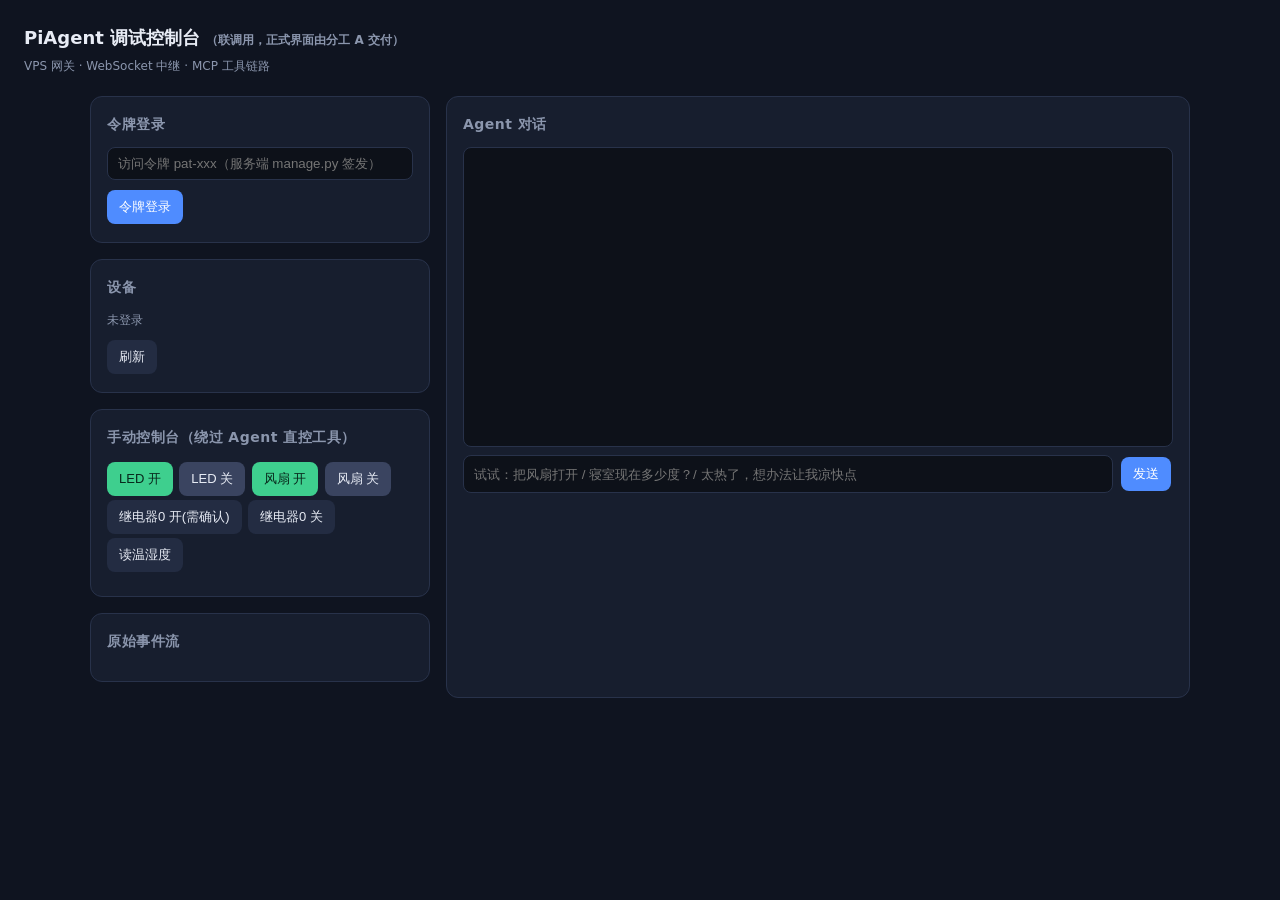
<file: server/static/debug.html>
<!DOCTYPE html>
<html lang="zh-CN">
<head>
<meta charset="utf-8">
<meta name="viewport" content="width=device-width, initial-scale=1">
<title>PiAgent 调试控制台</title>
<style>
  :root { --bg:#0f1420; --card:#171e2e; --line:#28324a; --tx:#e8ecf5; --mut:#8b96ad;
          --acc:#4f8cff; --ok:#3ecf8e; --warn:#ffb454; --err:#ff6b6b; }
  * { box-sizing:border-box; margin:0; }
  body { background:var(--bg); color:var(--tx); font:14px/1.6 "PingFang SC","Microsoft YaHei",system-ui,sans-serif; padding:24px; }
  h1 { font-size:18px; margin-bottom:4px; } .sub { color:var(--mut); font-size:12px; margin-bottom:20px;}
  .grid { display:grid; grid-template-columns:340px 1fr; gap:16px; max-width:1100px; margin:0 auto; }
  @media (max-width:900px){ .grid{ grid-template-columns:1fr; } }
  .card { background:var(--card); border:1px solid var(--line); border-radius:12px; padding:16px; margin-bottom:16px; }
  .card h2 { font-size:14px; color:var(--mut); font-weight:600; margin-bottom:12px; letter-spacing:.5px;}
  input { width:100%; background:#0d1119; color:var(--tx); border:1px solid var(--line); border-radius:8px; padding:8px 10px; margin-bottom:8px; }
  button { background:var(--acc); color:#fff; border:0; border-radius:8px; padding:8px 12px; cursor:pointer; font-size:13px; margin:2px 2px 2px 0; }
  button:hover{ filter:brightness(1.1); } button.ghost{ background:#232c42; color:var(--tx); }
  button.ok{ background:var(--ok); color:#08281c; } button.off{ background:#3a4460; color:var(--tx); }
  .pill { display:inline-block; padding:1px 8px; border-radius:99px; font-size:11px; vertical-align:middle; }
  .pill.on { background:rgba(62,207,142,.15); color:var(--ok); } .pill.off { background:rgba(139,150,173,.15); color:var(--mut); }
  #chat { height:300px; overflow-y:auto; background:#0d1119; border:1px solid var(--line); border-radius:8px; padding:10px; margin-bottom:8px;}
  .msg { margin:6px 0; } .msg .who{ font-size:11px; color:var(--mut);} .msg.user .who{color:var(--acc);} .msg.agent .who{color:var(--ok);}
  .msg .act { font-size:11px; color:var(--warn); font-family:ui-monospace,monospace; }
  #events { font:11px/1.5 ui-monospace,monospace; color:var(--mut); max-height:140px; overflow-y:auto; word-break:break-all;}
  .bar { display:flex; gap:8px; } .bar input{ flex:1; margin:0;}
  .kv { font-size:12px; color:var(--mut); }
</style>
</head>
<body>
<h1>PiAgent 调试控制台 <span class="kv">（联调用，正式界面由分工 A 交付）</span></h1>
<div class="sub">VPS 网关 · WebSocket 中继 · MCP 工具链路</div>

<div class="grid">
  <div>
    <div class="card" id="loginCard">
      <h2>令牌登录</h2>
      <input id="u" placeholder="访问令牌 pat-xxx（服务端 manage.py 签发）">
      <button id="btnLogin">令牌登录</button>
      <div class="kv" id="loginMsg"></div>
    </div>

    <div class="card">
      <h2>设备</h2>
      <div id="devList" class="kv">未登录</div>
      <div style="margin-top:8px"><button class="ghost" onclick="refreshDevices()">刷新</button></div>
    </div>

    <div class="card">
      <h2>手动控制台（绕过 Agent 直控工具）</h2>
      <div>
        <button class="ok" onclick="manual('led.set',{on:true})">LED 开</button>
        <button class="off" onclick="manual('led.set',{on:false})">LED 关</button>
        <button class="ok" onclick="manual('fan.set',{state:true})">风扇 开</button>
        <button class="off" onclick="manual('fan.set',{state:false})">风扇 关</button>
        <button class="ghost" onclick="manual('relay.set',{ch:0,state:true},true)">继电器0 开(需确认)</button>
        <button class="ghost" onclick="manual('relay.set',{ch:0,state:false})">继电器0 关</button>
        <button class="ghost" onclick="manual('dht.read',{})">读温湿度</button>
      </div>
      <div class="kv" id="manualMsg" style="margin-top:6px"></div>
    </div>

    <div class="card">
      <h2>原始事件流</h2>
      <div id="events"></div>
    </div>
  </div>

  <div>
    <div class="card" style="height:100%">
      <h2>Agent 对话</h2>
      <div id="chat"></div>
      <div class="bar">
        <input id="say" placeholder="试试：把风扇打开 / 寝室现在多少度？/ 太热了，想办法让我凉快点" onkeydown="if(event.key==='Enter')sendChat()">
        <button onclick="sendChat()">发送</button>
      </div>
    </div>
  </div>
</div>

<script>
const $ = id => document.getElementById(id);
let TOKEN = localStorage.getItem('token') || '';
let USER = localStorage.getItem('username') || '';
let WS = null, devices = [];

function logEvent(obj){
  const el = $('events');
  el.innerHTML = `<div>${new Date().toLocaleTimeString()} ${JSON.stringify(obj)}</div>` + el.innerHTML;
}

async function api(path, opts={}){
  // 相对路径：兼容挂载在 / 或 /piagent/ 等任意前缀下（经 nginx 反代）
  const url = path.replace(/^\//, '');
  opts.headers = Object.assign({'Content-Type':'application/json'},
    TOKEN?{Authorization:'Bearer '+TOKEN}:{}, opts.headers||{});
  const r = await fetch(url, opts);
  const data = await r.json().catch(()=>({}));
  if(!r.ok) throw new Error(data.detail || r.statusText);
  return data;
}

async function doAuth(){
  try{
    const d = await api('/api/auth/token-login',
      {method:'POST', body:JSON.stringify({token:$('u').value.trim()})});
    TOKEN=d.token; USER=d.username;
    localStorage.setItem('token',TOKEN); localStorage.setItem('username',USER);
    $('loginMsg').textContent = '已登录：'+USER;
    connectWS(); refreshDevices();
  }catch(e){ $('loginMsg').textContent = '失败：'+e.message; }
}
$('btnLogin').onclick=()=>doAuth();

function connectWS(){
  if(WS) try{WS.close()}catch(e){}
  const proto = location.protocol==='https:'?'wss':'ws';
  const base = location.pathname.replace(/\/$/,'');   // "" 或 "/piagent"
  WS = new WebSocket(`${proto}://${location.host}${base}/ws/user?token=${TOKEN}`);
  WS.onmessage = ev => {
    const m = JSON.parse(ev.data);
    logEvent(m);
    if(m.type==='hello'){ devices=m.devices; renderDevices(); }
    if(m.type==='cmd_ack') addMsg('sys', `指令已送达设备（${m.id}），Agent 处理中…`);
    if(m.type==='result') addMsg('agent', m.text, m.actions);
    if(m.type==='cmd_error') addMsg('sys', '失败：'+(m.message||m.code));
    if(m.type==='error') addMsg('sys', '错误：'+(m.message||m.code));
    if(m.type==='device_status'){ refreshDevices(); addMsg('sys', `设备 ${m.device_id} ${m.online?'上线':'离线'}`);}
    if(m.type==='telemetry'){ refreshDevices(); }
  };
  WS.onclose = ()=> setTimeout(()=>{ if(TOKEN) connectWS(); }, 3000);
}

async function refreshDevices(){
  if(!TOKEN) return;
  try{ devices = await api('/api/devices'); renderDevices(); }catch(e){ /*token 过期*/ }
}
function renderDevices(){
  $('devList').innerHTML = devices.length? devices.map(d=>`
    <div style="margin-bottom:8px">
      <b>${d.device_id}</b> <span class="pill ${d.online?'on':'off'}">${d.online?'在线':'离线'}</span><br>
      工具: ${d.caps.join(', ')||'-'}<br>
      ${d.telemetry?`遥测: ${JSON.stringify(d.telemetry)}`:''}
    </div>`).join('') : '（没有绑定设备，请先在服务端 add-device 并 bind）';
}
setInterval(refreshDevices, 5000);

function addMsg(role, text, actions){
  const div=document.createElement('div');
  div.className='msg '+role;
  const who = role==='user'?'你':role==='agent'?'Agent':'系统';
  div.innerHTML=`<div class="who">${who}</div><div>${String(text).replace(/</g,'&lt;')}</div>`
    + (actions&&actions.length?`<div class="act">⚙ ${actions.join(' · ')}</div>`:'');
  $('chat').appendChild(div); $('chat').scrollTop=1e9;
}

function sendChat(){
  const t=$('say').value.trim(); if(!t||!WS) return;
  $('say').value=''; addMsg('user',t);
  WS.send(JSON.stringify({type:'chat', text:t}));
}

async function manual(tool, args, confirm=false){
  if(!devices.length){ $('manualMsg').textContent='没有可用设备'; return; }
  const dev = devices.find(d=>d.online)||devices[0];
  $('manualMsg').textContent = `调用 ${tool}(${JSON.stringify(args)}) …`;
  try{
    const r = await api(`/api/devices/${dev.device_id}/command`,
      {method:'POST', body:JSON.stringify({tool,args,confirmed:confirm})});
    $('manualMsg').textContent = r.ok===false
      ? `✗ ${r.text||'执行失败'}`
      : `✓ ${r.text||JSON.stringify(r)}`;
  }catch(e){ $('manualMsg').textContent='✗ '+e.message; }
}

if(TOKEN){ $('loginMsg').textContent='已登录：'+USER; connectWS(); refreshDevices(); }
</script>
</body>
</html>
</file>
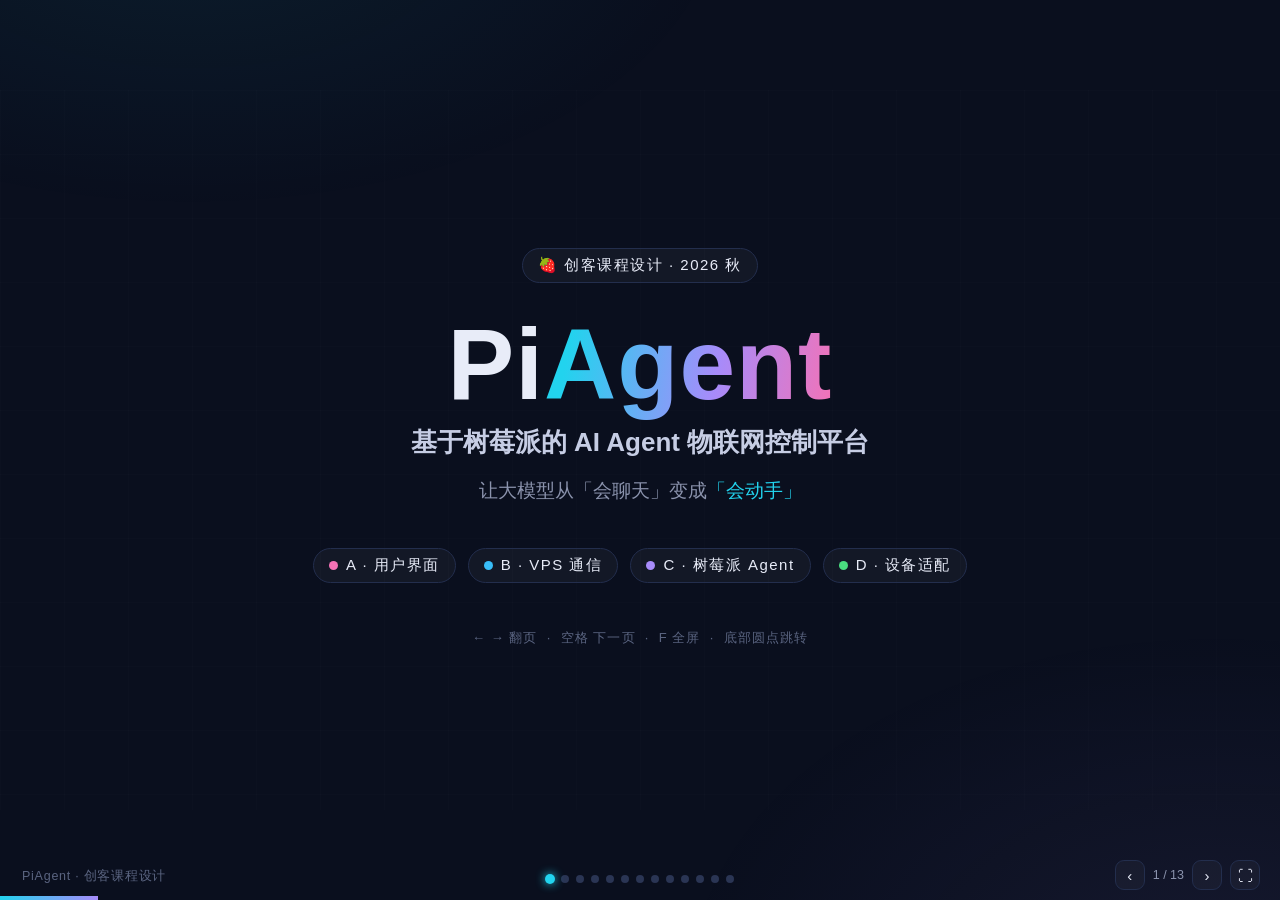
<file: upstream_snapshot/docs/presentation.html>
<!DOCTYPE html>
<html lang="zh-CN">
<head>
<meta charset="UTF-8">
<meta name="viewport" content="width=device-width, initial-scale=1.0">
<title>PiAgent · 项目介绍 — 基于 AI Agent 的树莓派物联网控制平台</title>
<style>
  * { margin: 0; padding: 0; box-sizing: border-box; }
  :root {
    --bg: #0a0f1e; --ink: #e8ecf8; --muted: #8b93ad; --line: #232e4d;
    --accent: #22d3ee;
    --ma: #f472b6;   /* 模块 A 界面 */
    --mb: #38bdf8;   /* 模块 B 通信 */
    --mc: #a78bfa;   /* 模块 C Agent */
    --md: #4ade80;   /* 模块 D 设备 */
  }
  html, body { height: 100%; background: var(--bg); color: var(--ink); overflow: hidden;
    font-family: "PingFang SC", "Hiragino Sans GB", "Microsoft YaHei", "Noto Sans CJK SC", "WenQuanYi Micro Hei", sans-serif; }
  body::before { content: ""; position: fixed; inset: 0; pointer-events: none;
    background:
      radial-gradient(900px 500px at 15% -10%, rgba(34, 211, 238, .07), transparent 60%),
      radial-gradient(900px 600px at 95% 110%, rgba(167, 139, 250, .08), transparent 60%); }
  #stage { position: absolute; left: 50%; top: 50%; width: 1280px; height: 720px;
    transform: translate(-50%, -50%) scale(1); transform-origin: center; }
  #stage::before { content: ""; position: absolute; inset: 0; pointer-events: none; opacity: .5;
    background-image: linear-gradient(rgba(255,255,255,.025) 1px, transparent 1px),
      linear-gradient(90deg, rgba(255,255,255,.025) 1px, transparent 1px);
    background-size: 64px 64px; }

  /* ---------- 幻灯片基座 ---------- */
  .slide { position: absolute; inset: 0; padding: 60px 84px 66px; display: flex; flex-direction: column;
    opacity: 0; visibility: hidden; transition: opacity .45s ease; }
  .slide.active { opacity: 1; visibility: visible; z-index: 2; }
  .slide .reveal { opacity: 0; }
  .slide.active .reveal { animation: rise .7s cubic-bezier(.2, .7, .2, 1) both; animation-delay: var(--d, 0s); }
  @keyframes rise { from { opacity: 0; transform: translateY(24px); } to { opacity: 1; transform: none; } }

  .head { margin-bottom: 24px; }
  .head .kicker { font-size: 13.5px; letter-spacing: .32em; font-weight: 700; color: var(--accent); margin-bottom: 9px; }
  .head h2 { font-size: 37px; font-weight: 800; letter-spacing: .01em; }
  .head .sub { margin-top: 8px; color: var(--muted); font-size: 16.5px; }

  /* ---------- 通用组件 ---------- */
  .cards { display: grid; gap: 18px; }
  .cards.c3 { grid-template-columns: repeat(3, 1fr); }
  .cards.c4 { grid-template-columns: repeat(4, 1fr); }
  .cards.c2x2 { grid-template-columns: repeat(2, 1fr); }
  .card { background: rgba(255,255,255,.03); border: 1px solid var(--line); border-radius: 18px; padding: 22px; }
  .card .ico { font-size: 30px; margin-bottom: 12px; }
  .card b { display: block; font-size: 17.5px; margin-bottom: 8px; }
  .card p { font-size: 14px; color: var(--muted); line-height: 1.65; }

  .chip { display: inline-flex; align-items: center; gap: 8px; padding: 7px 15px; border-radius: 999px;
    border: 1px solid var(--line); background: rgba(255,255,255,.04); font-size: 14px; }
  .chip i { width: 9px; height: 9px; border-radius: 50%; display: inline-block; }

  .feat { display: flex; gap: 14px; padding: 13px 16px; background: rgba(255,255,255,.03);
    border: 1px solid var(--line); border-radius: 14px; align-items: flex-start; }
  .feat .ico { font-size: 21px; line-height: 1.3; }
  .feat b { display: block; font-size: 16px; margin-bottom: 3px; }
  .feat span { font-size: 13.5px; color: var(--muted); line-height: 1.55; }
  .feats { display: grid; gap: 12px; }

  .bar { display: flex; align-items: center; gap: 12px; padding: 14px 20px; border-radius: 14px;
    background: rgba(255,255,255,.03); border: 1px solid var(--line); font-size: 14.5px; color: var(--muted); }
  .bar b { color: var(--ink); }
  .bar code { font-family: ui-monospace, "Cascadia Code", Consolas, monospace; font-size: 13px;
    background: rgba(34,211,238,.1); color: #7dd3fc; padding: 2px 8px; border-radius: 6px; }

  /* ---------- 封面 / 结尾 ---------- */
  .center { align-items: center; justify-content: center; text-align: center; }
  .cover .chip { font-size: 15px; letter-spacing: .1em; }
  .cover h1 { font-size: 100px; font-weight: 900; letter-spacing: .01em; margin: 26px 0 6px; line-height: 1.1; }
  .cover h1 .grad { background: linear-gradient(100deg, #22d3ee 10%, #a78bfa 60%, #f472b6 100%);
    -webkit-background-clip: text; background-clip: text; color: transparent; }
  .cover .sub { font-size: 26px; font-weight: 600; color: #c6cde4; }
  .cover .tagline { margin-top: 18px; font-size: 19px; color: var(--muted); }
  .cover .tagline em { color: var(--accent); font-style: normal; }
  .team { display: flex; gap: 12px; margin-top: 44px; flex-wrap: wrap; justify-content: center; }
  .hint { margin-top: 46px; font-size: 13px; color: #5a6480; letter-spacing: .08em; }
  .end h1 { font-size: 72px; font-weight: 900; margin-bottom: 16px; }
  .end .sub2 { font-size: 20px; color: var(--muted); margin-bottom: 36px; }

  /* ---------- 问题页 ---------- */
  .answer { margin-top: auto; display: flex; align-items: center; gap: 18px; padding: 20px 28px; border-radius: 18px;
    background: linear-gradient(90deg, rgba(34,211,238,.09), rgba(167,139,250,.09)); border: 1px solid #2c3a63; font-size: 19px; }
  .answer .lab { font-size: 13px; letter-spacing: .25em; color: var(--accent); font-weight: 700; white-space: nowrap; }

  /* ---------- 方案流程条 ---------- */
  .flow { display: flex; align-items: center; gap: 10px; margin-bottom: 26px; flex-wrap: nowrap; }
  .fnode { padding: 12px 17px; border-radius: 13px; background: rgba(255,255,255,.04);
    border: 1px solid #263252; font-size: 15.5px; white-space: nowrap; }
  .fnode b { color: var(--accent); }
  .farrow { color: var(--accent); font-size: 19px; opacity: .8; }

  /* ---------- 架构图 ---------- */
  .archwrap { flex: 1; display: flex; align-items: center; justify-content: center; min-height: 0; }
  .archwrap svg { max-width: 100%; max-height: 100%; }
  .legend { display: flex; align-items: center; justify-content: center; gap: 26px; font-size: 14px; color: #c0c8e2; }
  .legend span { display: inline-flex; align-items: center; gap: 8px; }
  .legend i { width: 10px; height: 10px; border-radius: 50%; display: inline-block; }
  .legend em { font-style: normal; color: #5a6480; font-size: 13px; margin-left: 6px; }
  .svgsub { fill: #8b93ad; }
  .svgtitle { fill: #e8ecf8; font-weight: 700; }
  .flowline { stroke-dasharray: 7 7; animation: dashmove 1.3s linear infinite; }
  @keyframes dashmove { to { stroke-dashoffset: -28; } }

  /* ---------- 旅程步骤 ---------- */
  .quote { display: inline-block; align-self: flex-start; padding: 12px 22px; border-radius: 14px; margin-bottom: 22px;
    background: rgba(34,211,238,.08); border: 1px solid rgba(34,211,238,.35); font-size: 18px; }
  .quote small { display: block; margin-top: 3px; font-size: 13px; color: var(--muted); }
  .steps { display: grid; grid-template-columns: repeat(4, 1fr); gap: 16px; flex: 1; align-content: stretch; }
  .step { position: relative; padding: 18px 18px 16px; background: rgba(255,255,255,.03);
    border: 1px solid var(--line); border-radius: 16px; overflow: hidden; }
  .step .n { position: absolute; top: 10px; right: 14px; font-family: ui-monospace, monospace;
    font-size: 34px; font-weight: 700; color: rgba(255,255,255,.07); }
  .step .ico { font-size: 26px; margin-bottom: 10px; }
  .step b { display: block; font-size: 16px; margin-bottom: 5px; }
  .step p { font-size: 13px; color: var(--muted); line-height: 1.55; }
  .step code { font-family: ui-monospace, monospace; font-size: 12px; color: #4ade80; }

  /* ---------- 模块总览 ---------- */
  .modcard { border-radius: 18px; padding: 22px; background: rgba(255,255,255,.03); border: 1px solid var(--line);
    border-top: 3px solid var(--mc); display: flex; flex-direction: column; gap: 10px; }
  .modcard .role { font-size: 13px; letter-spacing: .2em; font-weight: 700; }
  .modcard h3 { font-size: 21px; }
  .modcard .meta { font-size: 13.5px; color: var(--muted); line-height: 1.6; }
  .modcard .out { margin-top: auto; font-size: 13px; color: #c0c8e2; padding-top: 10px; border-top: 1px dashed var(--line); }
  .modcard .out b { font-size: 13px; }

  /* ---------- 模块详情页 ---------- */
  .detail { display: grid; grid-template-columns: 1.12fr .88fr; gap: 40px; flex: 1; min-height: 0; }
  .mod-a .kicker { color: var(--ma); } .mod-b .kicker { color: var(--mb); }
  .mod-c .kicker { color: var(--mc); } .mod-d .kicker { color: var(--md); }
  .rolechips { display: flex; gap: 10px; flex-wrap: wrap; margin-bottom: 16px; }
  /* 模块 B 页 · 两步走卡片 */
  .tcard { border-radius: 16px; padding: 18px; background: rgba(255,255,255,.03); border: 1px solid var(--line); }
  .tcard .m { display: inline-block; font-family: ui-monospace, monospace; font-size: 12px; font-weight: 700; color: #0a0f1e;
    background: var(--accent); border-radius: 6px; padding: 2px 8px; margin-bottom: 8px; }
  .tcard b { display: block; font-size: 16.5px; margin-bottom: 7px; }
  .tcard p { font-size: 12.5px; color: var(--muted); line-height: 1.6; }
  /* 模块 C 页：内容较满，整体紧凑化 */
  .mod-c .head { margin-bottom: 14px; }
  .mod-c .answer { padding: 13px 22px; font-size: 15.5px; }
  .mod-c .loop { padding: 10px 10px 0; }
  .mod-c .loopback { margin-top: 4px; }
  .mod-c .cards { margin-top: 10px; gap: 14px; }
  .mod-c .card { padding: 14px 18px; }
  .mod-c .card .ico { font-size: 24px; margin-bottom: 6px; }
  .mod-c .card b { font-size: 16.5px; margin-bottom: 5px; }
  .mod-c .card p { font-size: 13.5px; }
  .mod-c .bar { margin-top: 12px; padding: 10px 18px; }

  /* 手机模型 */
  .phonewrap { display: flex; align-items: center; justify-content: center; }
  .phone { width: 250px; height: 452px; border-radius: 36px; border: 2px solid #33406a; position: relative;
    background: linear-gradient(180deg, #101832, #0a1020); padding: 34px 13px 14px; display: flex; flex-direction: column; gap: 9px;
    box-shadow: 0 26px 60px rgba(0,0,0,.5); }
  .phone::before { content: ""; position: absolute; top: 9px; left: 50%; transform: translateX(-50%);
    width: 76px; height: 16px; border-radius: 9px; background: #070b16; border: 1px solid #2a3554; }
  .app-bar { display: flex; align-items: center; gap: 8px; font-size: 12.5px; color: var(--muted); padding: 0 4px 4px; }
  .app-bar .dot-on { width: 8px; height: 8px; border-radius: 50%; background: var(--md); box-shadow: 0 0 8px var(--md); }
  .bubble { max-width: 84%; padding: 9px 12px; border-radius: 14px; font-size: 13px; line-height: 1.5; }
  .bubble.me { align-self: flex-end; background: linear-gradient(135deg, rgba(34,211,238,.16), rgba(167,139,250,.16));
    border: 1px solid #3b4a7a; border-bottom-right-radius: 4px; }
  .bubble.bot { align-self: flex-start; background: rgba(255,255,255,.05); border: 1px solid #263252; border-bottom-left-radius: 4px; }
  .toolchip { align-self: flex-start; font-family: ui-monospace, monospace; font-size: 11px; color: var(--md);
    background: rgba(74,222,128,.08); border: 1px dashed rgba(74,222,128,.45); padding: 6px 10px; border-radius: 10px; }
  .telemetry { margin-top: auto; display: flex; gap: 7px; justify-content: center; font-size: 11px; color: var(--muted); }
  .telemetry span { background: rgba(255,255,255,.04); border: 1px solid var(--line); padding: 4px 9px; border-radius: 99px; }

  /* Agent 循环 */
  .loop { display: flex; align-items: center; gap: 10px; justify-content: center; padding: 20px 10px 6px; }
  .lnode { padding: 11px 16px; border-radius: 12px; font-size: 14.5px; text-align: center;
    background: rgba(167,139,250,.1); border: 1px solid rgba(167,139,250,.45); }
  .lnode small { display: block; font-size: 11px; color: var(--muted); margin-top: 3px; }
  .larrow { color: var(--mc); font-size: 18px; }
  .loopback { text-align: center; font-size: 12.5px; color: #5a6480; margin-top: 10px; }

  /* 设备清单 */
  .devgrid { display: grid; grid-template-columns: repeat(3, 1fr); gap: 12px; }
  .dev { display: flex; align-items: center; gap: 10px; padding: 12px 13px; border-radius: 12px;
    background: rgba(74,222,128,.05); border: 1px solid rgba(74,222,128,.28); font-size: 13.5px; }
  .dev .ico { font-size: 19px; }
  .dev small { display: block; color: var(--muted); font-size: 11px; margin-top: 2px; }

  /* ---------- 场景 ---------- */
  .scene .q { font-size: 17px; font-weight: 700; color: #cfe9ff; margin-bottom: 10px; }
  .scene .tag { display: inline-block; font-size: 11.5px; font-weight: 700; letter-spacing: .12em; color: var(--accent);
    border: 1px solid rgba(34,211,238,.45); border-radius: 99px; padding: 3px 10px; margin-bottom: 12px; }
  .scene p { font-size: 13.5px; color: var(--muted); line-height: 1.65; }
  .scene .why { margin-top: 10px; font-size: 12.5px; color: var(--mc); }

  /* ---------- 风险 ---------- */
  .riskrows { display: grid; gap: 14px; }
  .riskrow { display: grid; grid-template-columns: 1fr 46px 1.15fr; align-items: stretch; gap: 0; }
  .rside { padding: 15px 20px; border-radius: 15px; display: flex; align-items: center; gap: 14px; font-size: 14.5px; }
  .rside .ico { font-size: 22px; }
  .rside.r { background: rgba(248,113,113,.06); border: 1px solid rgba(248,113,113,.3); }
  .rside.r span { color: var(--muted); font-size: 13px; display: block; margin-top: 2px; }
  .rside.s { background: rgba(74,222,128,.05); border: 1px solid rgba(74,222,128,.3); }
  .rarrow { display: flex; align-items: center; justify-content: center; color: var(--accent); font-size: 21px; }

  /* ---------- HUD ---------- */
  #bar { position: fixed; left: 0; bottom: 0; height: 4px; width: 0; z-index: 60;
    background: linear-gradient(90deg, var(--accent), var(--mc)); transition: width .35s ease; }
  #brand { position: fixed; left: 22px; bottom: 15px; z-index: 60; font-size: 12.5px; color: #5a6480; letter-spacing: .06em; }
  #dots { position: fixed; bottom: 17px; left: 50%; transform: translateX(-50%); z-index: 60; display: flex; gap: 7px; }
  #dots button { width: 8px; height: 8px; border-radius: 50%; border: none; background: #2a3554; cursor: pointer; padding: 0; transition: all .25s; }
  #dots button:hover { background: #4a5a8a; }
  #dots button.on { background: var(--accent); box-shadow: 0 0 8px var(--accent); transform: scale(1.25); }
  #hud { position: fixed; right: 20px; bottom: 10px; z-index: 60; display: flex; align-items: center; gap: 8px;
    font-size: 12.5px; color: var(--muted); }
  #hud button { width: 30px; height: 30px; border-radius: 9px; border: 1px solid var(--line); background: rgba(255,255,255,.03);
    color: var(--ink); font-size: 15px; cursor: pointer; }
  #hud button:hover { border-color: var(--accent); color: var(--accent); }

  @media (prefers-reduced-motion: reduce) {
    .slide.active .reveal { animation: none; opacity: 1; }
    .flowline { animation: none; }
  }
</style>
</head>
<body>
<div id="stage">

  <!-- 1 封面 -->
  <section class="slide cover center" data-title="封面">
    <div class="reveal"><span class="chip">🍓 创客课程设计 · 2026 秋</span></div>
    <h1 class="reveal" style="--d:.08s">Pi<span class="grad">Agent</span></h1>
    <p class="sub reveal" style="--d:.16s">基于树莓派的 AI Agent 物联网控制平台</p>
    <p class="tagline reveal" style="--d:.24s">让大模型从「会聊天」变成<em>「会动手」</em></p>
    <div class="team reveal" style="--d:.36s">
      <span class="chip"><i style="background:var(--ma)"></i>A · 用户界面</span>
      <span class="chip"><i style="background:var(--mb)"></i>B · VPS 通信</span>
      <span class="chip"><i style="background:var(--mc)"></i>C · 树莓派 Agent</span>
      <span class="chip"><i style="background:var(--md)"></i>D · 设备适配</span>
    </div>
    <p class="hint reveal" style="--d:.5s">← → 翻页 &nbsp;·&nbsp; 空格 下一页 &nbsp;·&nbsp; F 全屏 &nbsp;·&nbsp; 底部圆点跳转</p>
  </section>

  <!-- 2 背景与动机 -->
  <section class="slide" data-title="背景与动机">
    <header class="head reveal">
      <p class="kicker">01 · 背景与动机</p>
      <h2>我们要解决什么问题？</h2>
    </header>
    <div class="cards c3" style="flex:1">
      <div class="card reveal" style="--d:.1s">
        <div class="ico">🔒</div><b>设备被锁在内网</b>
        <p>寝室、家里的硬件躲在 NAT 后面——人不在现场，就完全摸不到，更谈不上远程控制。</p>
      </div>
      <div class="card reveal" style="--d:.2s">
        <div class="ico">🧩</div><b>传统智能家居不够聪明</b>
        <p>各家 App 各自为战、场景写死，没法用一句自然语言，自由组合出想要的动作。</p>
      </div>
      <div class="card reveal" style="--d:.3s">
        <div class="ico">🌉</div><b>AI 与物理世界缺一座桥</b>
        <p>想让 AI 真正「动手」，缺一套低成本、可拆解、能学完整链路的实验平台。</p>
      </div>
    </div>
    <div class="answer reveal" style="--d:.45s">
      <span class="lab">我们的回答</span>
      一块树莓派 5 🖥 ＋ 一个 AI Agent 🧠 ＋ 一台云 VPS ☁️ —— 全链路自研
    </div>
  </section>

  <!-- 3 方案总览 -->
  <section class="slide" data-title="方案总览">
    <header class="head reveal">
      <p class="kicker">02 · 方案总览</p>
      <h2>一句话，让千里之外的硬件动起来</h2>
    </header>
    <div class="flow reveal" style="--d:.1s">
      <span class="fnode">🗣 用户<b>说一句话</b></span><span class="farrow">→</span>
      <span class="fnode">☁️ VPS <b>中继转发</b></span><span class="farrow">→</span>
      <span class="fnode">🧠 Agent <b>理解规划</b></span><span class="farrow">→</span>
      <span class="fnode">🔧 <b>调用工具</b> MCP</span><span class="farrow">→</span>
      <span class="fnode">⚡ 硬件<b>真实动作</b></span>
    </div>
    <div class="cards c2x2" style="flex:1">
      <div class="card reveal" style="--d:.2s">
        <div class="ico">🗣</div><b>自然语言操作物理世界</b>
        <p>没有遥控器，语言就是接口；Agent 负责理解与规划，用户只管说。</p>
      </div>
      <div class="card reveal" style="--d:.28s">
        <div class="ico">🔌</div><b>MCP 标准化设备接入</b>
        <p>每类设备就是一组工具（tool）：加设备 = 加一个工具，即插即用，Agent 代码零改动。</p>
      </div>
      <div class="card reveal" style="--d:.36s">
        <div class="ico">🛰</div><b>出站长连接穿透 NAT</b>
        <p>树莓派主动向外连接 VPS，校园网、家宽、手机热点都畅通，无需公网 IP。</p>
      </div>
      <div class="card reveal" style="--d:.44s">
        <div class="ico">🧱</div><b>四模块契约解耦</b>
        <p>接口先行、四线并行开发，本身就是一次完整的工程协作训练。</p>
      </div>
    </div>
  </section>

  <!-- 4 系统架构 -->
  <section class="slide" data-title="系统架构">
    <header class="head reveal">
      <p class="kicker">03 · 系统架构</p>
      <h2>系统总体架构</h2>
    </header>
    <div class="archwrap reveal" style="--d:.12s">
      <svg width="790" height="446" viewBox="0 0 1060 600" xmlns="http://www.w3.org/2000/svg" role="img"
           aria-label="PiAgent 系统架构图：用户界面经 HTTPS 与 WebSocket 连接云端 VPS 网关，网关经出站 WebSocket 长连接到寝室内的树莓派 Agent，Agent 通过 MCP 协议调用设备服务，驱动传感器与执行器；Agent 经 VPS 代理调用云端大模型 API。">
        <defs>
          <marker id="arr" viewBox="0 0 10 10" refX="8.5" refY="5" markerWidth="7" markerHeight="7" orient="auto-start-reverse">
            <path d="M0 0 L10 5 L0 10 z" fill="#7c8db5"/>
          </marker>
        </defs>

        <!-- 分区 -->
        <rect x="16" y="140" width="180" height="310" rx="16" fill="rgba(255,255,255,0.02)" stroke="#2a3554"/>
        <text x="106" y="168" text-anchor="middle" font-size="16" class="svgsub">用户侧</text>
        <rect x="320" y="40" width="270" height="520" rx="16" fill="rgba(56,189,248,0.05)" stroke="rgba(56,189,248,0.4)"/>
        <text x="455" y="70" text-anchor="middle" font-size="16" fill="#38bdf8">☁ 云端 VPS · 公网</text>
        <rect x="700" y="40" width="344" height="520" rx="16" fill="rgba(74,222,128,0.03)" stroke="rgba(74,222,128,0.35)" stroke-dasharray="7 6"/>
        <text x="872" y="70" text-anchor="middle" font-size="16" fill="#4ade80">🏠 寝室 · NAT 内网</text>

        <!-- 用户 -->
        <text x="106" y="226" text-anchor="middle" font-size="38">👤</text>
        <text x="106" y="252" text-anchor="middle" font-size="14" class="svgsub">用户</text>

        <!-- 界面 A -->
        <rect x="46" y="286" width="120" height="100" rx="12" fill="rgba(244,114,182,0.12)" stroke="#f472b6"/>
        <text x="106" y="309" text-anchor="middle" font-size="13" fill="#f472b6">模块 A</text>
        <text x="106" y="337" text-anchor="middle" font-size="20" class="svgtitle">用户界面</text>
        <text x="106" y="363" text-anchor="middle" font-size="14" class="svgsub">Web App</text>

        <!-- 网关 B -->
        <rect x="350" y="150" width="240" height="120" rx="12" fill="rgba(56,189,248,0.1)" stroke="#38bdf8"/>
        <text x="470" y="173" text-anchor="middle" font-size="13" fill="#38bdf8">模块 B</text>
        <text x="470" y="201" text-anchor="middle" font-size="20" class="svgtitle">通信网关</text>
        <text x="470" y="227" text-anchor="middle" font-size="14" class="svgsub">用户鉴权 · 设备管理</text>
        <text x="470" y="249" text-anchor="middle" font-size="14" class="svgsub">消息路由 · 全链路 TLS</text>

        <!-- LLM -->
        <rect x="350" y="340" width="240" height="110" rx="12" fill="rgba(167,139,250,0.07)" stroke="#a78bfa" stroke-dasharray="6 5"/>
        <text x="470" y="377" text-anchor="middle" font-size="18" class="svgtitle">🧠 大模型 API</text>
        <text x="470" y="401" text-anchor="middle" font-size="14" class="svgsub">GLM / Qwen / DeepSeek</text>
        <text x="470" y="423" text-anchor="middle" font-size="13" class="svgsub">密钥只存 VPS · 不落地</text>

        <!-- 树莓派 -->
        <rect x="716" y="100" width="312" height="236" rx="14" fill="rgba(255,255,255,0.03)" stroke="#3b4a6b"/>
        <text x="872" y="127" text-anchor="middle" font-size="15" class="svgsub">🍓 树莓派 5</text>
        <rect x="736" y="140" width="272" height="80" rx="10" fill="rgba(167,139,250,0.12)" stroke="#a78bfa"/>
        <text x="872" y="162" text-anchor="middle" font-size="13" fill="#a78bfa">模块 C</text>
        <text x="872" y="186" text-anchor="middle" font-size="19" class="svgtitle">Agent 运行时</text>
        <text x="872" y="209" text-anchor="middle" font-size="13.5" class="svgsub">意图理解 · 规划 · 安全闸门</text>
        <rect x="736" y="236" width="272" height="80" rx="10" fill="rgba(74,222,128,0.1)" stroke="#4ade80"/>
        <text x="872" y="258" text-anchor="middle" font-size="13" fill="#4ade80">模块 D</text>
        <text x="872" y="282" text-anchor="middle" font-size="19" class="svgtitle">设备 MCP Server</text>
        <text x="872" y="305" text-anchor="middle" font-size="13.5" class="svgsub">relay.set · dht.read · servo…</text>

        <!-- 传感器 / 执行器 -->
        <rect x="716" y="410" width="146" height="120" rx="12" fill="rgba(74,222,128,0.05)" stroke="rgba(74,222,128,0.5)"/>
        <text x="789" y="449" text-anchor="middle" font-size="17" class="svgtitle">传感器</text>
        <text x="789" y="475" text-anchor="middle" font-size="13" class="svgsub">温湿度 · 超声波</text>
        <text x="789" y="496" text-anchor="middle" font-size="13" class="svgsub">人体红外 · 摄像头</text>
        <rect x="898" y="410" width="146" height="120" rx="12" fill="rgba(74,222,128,0.05)" stroke="rgba(74,222,128,0.5)"/>
        <text x="971" y="449" text-anchor="middle" font-size="17" class="svgtitle">执行器</text>
        <text x="971" y="475" text-anchor="middle" font-size="13" class="svgsub">继电器 · 舵机</text>
        <text x="971" y="496" text-anchor="middle" font-size="13" class="svgsub">风扇 · LED</text>

        <!-- 连线 -->
        <line x1="106" y1="254" x2="106" y2="282" stroke="#5a6b93" stroke-width="1.8" marker-end="url(#arr)"/>
        <line class="flowline" x1="166" y1="336" x2="350" y2="210" stroke="#5a6b93" stroke-width="1.8" marker-start="url(#arr)" marker-end="url(#arr)"/>
        <line class="flowline" x1="590" y1="200" x2="736" y2="180" stroke="#38bdf8" stroke-width="2" marker-start="url(#arr)" marker-end="url(#arr)"/>
        <path class="flowline" d="M 736 212 C 680 212 680 390 590 390" fill="none" stroke="#a78bfa" stroke-width="1.8" marker-end="url(#arr)"/>
        <line x1="872" y1="220" x2="872" y2="236" stroke="#5a6b93" stroke-width="1.8" marker-start="url(#arr)" marker-end="url(#arr)"/>
        <line x1="789" y1="316" x2="789" y2="408" stroke="#5a6b93" stroke-width="1.8" marker-end="url(#arr)"/>
        <line x1="971" y1="316" x2="971" y2="408" stroke="#5a6b93" stroke-width="1.8" marker-end="url(#arr)"/>

        <!-- 连线标签 -->
        <rect x="196" y="252" width="128" height="22" rx="6" fill="#0c1326" stroke="#2a3554"/>
        <text x="260" y="267.5" text-anchor="middle" font-size="13" fill="#9aa6c4">HTTPS + WebSocket</text>
        <rect x="596" y="213" width="128" height="21" rx="6" fill="#0c1326" stroke="#2a3554"/>
        <text x="660" y="227.5" text-anchor="middle" font-size="13" fill="#38bdf8" font-weight="700">出站 WSS 长连接</text>
        <rect x="598" y="239" width="124" height="19" rx="6" fill="#0c1326" stroke="#2a3554"/>
        <text x="660" y="252.5" text-anchor="middle" font-size="12" class="svgsub">穿透 NAT · 免公网 IP</text>
        <rect x="628" y="318" width="88" height="20" rx="6" fill="#0c1326" stroke="#2a3554"/>
        <text x="672" y="331.5" text-anchor="middle" font-size="12" fill="#a78bfa">API 经 VPS 代理</text>
        <rect x="884" y="218" width="46" height="19" rx="6" fill="#0c1326" stroke="#2a3554"/>
        <text x="907" y="231.5" text-anchor="middle" font-size="12" fill="#4ade80">MCP</text>
        <rect x="822" y="350" width="116" height="20" rx="6" fill="#0c1326" stroke="#2a3554"/>
        <text x="880" y="363.5" text-anchor="middle" font-size="12" class="svgsub">GPIO / I2C / PWM</text>
      </svg>
    </div>
    <div class="legend reveal" style="--d:.3s">
      <span><i style="background:var(--ma)"></i>A · 用户界面</span>
      <span><i style="background:var(--mb)"></i>B · VPS 通信</span>
      <span><i style="background:var(--mc)"></i>C · 树莓派 Agent</span>
      <span><i style="background:var(--md)"></i>D · 设备适配</span>
      <em>全链路 TLS 加密 · 模型密钥只存 VPS</em>
    </div>
  </section>

  <!-- 5 指令的旅程 -->
  <section class="slide" data-title="指令的旅程">
    <header class="head reveal">
      <p class="kicker">04 · 工作流</p>
      <h2>一次指令的完整旅程</h2>
    </header>
    <div class="quote reveal" style="--d:.08s">「我快热死了，把风扇打开」
      <small>演示时手机只开 4G —— 从一句话到风扇转动，中间发生了什么？</small>
    </div>
    <div class="steps">
      <div class="step reveal" style="--d:.12s"><span class="n">01</span><div class="ico">📱</div><b>用户输入</b><p>手机 4G 网络上，发出一句话。</p></div>
      <div class="step reveal" style="--d:.17s"><span class="n">02</span><div class="ico">🛰</div><b>VPS 中继</b><p>校验身份，路由到绑定的在线树莓派。</p></div>
      <div class="step reveal" style="--d:.22s"><span class="n">03</span><div class="ico">🧠</div><b>Agent 理解</b><p>文本＋工具清单一起交给大模型。</p></div>
      <div class="step reveal" style="--d:.27s"><span class="n">04</span><div class="ico">🔧</div><b>决定调用</b><p>大模型选择工具：<code>relay.set(0, true)</code></p></div>
      <div class="step reveal" style="--d:.32s"><span class="n">05</span><div class="ico">⚡</div><b>MCP 执行</b><p>驱动 GPIO → 继电器闭合。</p></div>
      <div class="step reveal" style="--d:.37s"><span class="n">06</span><div class="ico">🌬</div><b>物理响应</b><p>风扇开始转动，真实世界发生变化。</p></div>
      <div class="step reveal" style="--d:.42s"><span class="n">07</span><div class="ico">↩️</div><b>结果回传</b><p>执行结果沿原路返回到手机界面。</p></div>
      <div class="step reveal" style="--d:.47s"><span class="n">08</span><div class="ico">✅</div><b>任务完成</b><p>「已为你打开风扇」，遥测同步刷新。</p></div>
    </div>
  </section>

  <!-- 6 分工总览 -->
  <section class="slide" data-title="分工总览">
    <header class="head reveal">
      <p class="kicker">05 · 团队分工</p>
      <h2>四大模块 · 一个有机体</h2>
      <p class="sub">接口先行，四线并行——每个人负责一块，拼起来就是完整系统</p>
    </header>
    <div class="cards c4" style="flex:1">
      <div class="modcard reveal" style="--d:.1s; border-top-color:var(--ma)">
        <span class="role" style="color:var(--ma)">「系统的脸」</span>
        <h3>📸 用户界面</h3>
        <p class="meta">用户唯一入口，演示时评委看到的全部；只与 VPS 通信，永不直连树莓派。</p>
        <p class="out"><b>交付：</b>Web App（对话 · 面板 · 手动控制）<br>协作：与 B 定 API</p>
      </div>
      <div class="modcard reveal" style="--d:.18s; border-top-color:var(--mb)">
        <span class="role" style="color:var(--mb)">「系统的血管」</span>
        <h3>🛰 VPS 通信中继</h3>
        <p class="meta">让内网设备远程可达、用户与设备解耦；承担鉴权、心跳、路由与加密。</p>
        <p class="out"><b>交付：</b>WebSocket 网关＋消息协议<br>协作：与 A 定 API · 与 C 定协议</p>
      </div>
      <div class="modcard reveal" style="--d:.26s; border-top-color:var(--mc)">
        <span class="role" style="color:var(--mc)">「系统的大脑」</span>
        <h3>🧠 树莓派 Agent</h3>
        <p class="meta">把自然语言翻译成硬件动作；保持「薄」，设备能力全靠 MCP 工具注入。</p>
        <p class="out"><b>交付：</b>Agent 守护进程＋提示词<br>协作：与 B 定协议 · 与 D 定工具</p>
      </div>
      <div class="modcard reveal" style="--d:.34s; border-top-color:var(--md)">
        <span class="role" style="--color:var(--md)">「系统的手和眼」</span>
        <h3>🔧 设备适配</h3>
        <p class="meta">软件的终点、物理世界的起点；接线、驱动，并把设备封装成 MCP 工具。</p>
        <p class="out"><b>交付：</b>设备 MCP Server＋接线文档<br>协作：与 C 定工具清单</p>
      </div>
    </div>
  </section>

  <!-- 7 模块 A -->
  <section class="slide mod-a" data-title="模块 A · 用户界面">
    <header class="head reveal">
      <p class="kicker">06 · 模块 A（界面组）</p>
      <h2>用户界面 —— 系统的脸</h2>
    </header>
    <div class="detail">
      <div>
        <div class="rolechips reveal" style="--d:.08s">
          <span class="chip"><i style="background:var(--ma)"></i>用户唯一入口</span>
          <span class="chip"><i style="background:var(--ma)"></i>只与 VPS 通信</span>
          <span class="chip"><i style="background:var(--ma)"></i>响应式 Web App</span>
        </div>
        <div class="feats">
          <div class="feat reveal" style="--d:.14s"><span class="ico">🔐</span><div><b>登录鉴权</b><span>对接 VPS 账号体系（JWT）</span></div></div>
          <div class="feat reveal" style="--d:.2s"><span class="ico">💬</span><div><b>对话页</b><span>发指令、看回复，并展示「正在调用哪个工具」的过程</span></div></div>
          <div class="feat reveal" style="--d:.26s"><span class="ico">📊</span><div><b>设备面板</b><span>树莓派在线状态＋传感器实时读数</span></div></div>
          <div class="feat reveal" style="--d:.32s"><span class="ico">🎛</span><div><b>手动控制台</b><span>绕过 Agent 直接开关——兜底，也是联调利器</span></div></div>
        </div>
        <div class="bar reveal" style="--d:.4s; margin-top:14px">💡 技术选型&nbsp;<b>Vue3 / React</b>&nbsp;·&nbsp;PWA 加到主屏 · WebSocket 实时通道</div>
      </div>
      <div class="phonewrap reveal" style="--d:.25s">
        <div class="phone">
          <div class="app-bar"><span class="dot-on"></span>PiAgent · 寝室设备</div>
          <div class="bubble me">把风扇打开</div>
          <div class="toolchip">⚙ relay.set(0, true) ✓</div>
          <div class="bubble bot">已为你打开风扇 🌬 现在室温 26.4°C</div>
          <div class="bubble me">如果超过 30°C 记得提醒我</div>
          <div class="bubble bot">好的，我会持续关注温度 ✅</div>
          <div class="telemetry"><span>🌡 26.4°C</span><span>💧 58%</span><span>🟢 在线</span></div>
        </div>
      </div>
    </div>
  </section>

  <!-- 8 模块 B -->
  <section class="slide mod-b" data-title="模块 B · VPS 通信">
    <header class="head reveal">
      <p class="kicker">07 · 模块 B（通信组）</p>
      <h2>VPS 通信中继 —— 系统的血管</h2>
    </header>
    <div class="detail">
      <div>
        <div class="feat reveal" style="--d:.1s; align-items:flex-start">
          <span class="ico"> ❓</span>
          <div><b>为什么需要 VPS？</b>
          <span>树莓派在校园网 / 家宽的 NAT 后，没有公网 IP、入站不可达。解法：让它<b style="display:inline;color:var(--mb)">主动向外</b>建立 WebSocket 长连接——出站流量在任何网络都畅通，甚至手机热点即可。</span></div>
        </div>
        <div class="feats" style="margin-top:12px">
          <div class="feat reveal" style="--d:.18s"><span class="ico">🔑</span><div><b>用户鉴权</b><span>注册登录 · JWT · 用户-设备绑定</span></div></div>
          <div class="feat reveal" style="--d:.24s"><span class="ico">📡</span><div><b>设备管理</b><span>注册 · 心跳 · 在线状态</span></div></div>
          <div class="feat reveal" style="--d:.3s"><span class="ico">🔀</span><div><b>双向路由</b><span>指令下发 · 结果与遥测回传</span></div></div>
          <div class="feat reveal" style="--d:.36s"><span class="ico">🧠</span><div><b>LLM 出口代理</b><span>模型密钥只存 VPS，不落到终端</span></div></div>
        </div>
      </div>
      <div>
        <div class="rolechips reveal" style="--d:.14s">
          <span class="chip"><i style="background:var(--mb)"></i>两步走策略</span>
        </div>
        <div class="tcard reveal" style="--d:.2s; margin-bottom:14px">
          <span class="m" style="background:var(--mb)">第 1 步 · 第 1 周</span>
          <b>快速通道</b>
          <p>frp / SSH 反向隧道先打通「手机 → VPS → 树莓派」，全组尽早看到端到端跑通的希望。</p>
        </div>
        <div class="tcard reveal" style="--d:.28s; margin-bottom:14px; border-color:rgba(56,189,248,.45)">
          <span class="m" style="background:var(--mb)">第 2 步 · 正式方案</span>
          <b>自研 WebSocket 网关 ✦</b>
          <p>Node.js / Go / FastAPI＋JSON 消息协议——教学价值与演示价值最高。</p>
        </div>
        <div class="bar reveal" style="--d:.36s">📦 交付&nbsp;<b>网关服务</b>&nbsp;·&nbsp;<b>消息协议文档</b>&nbsp;·&nbsp;部署脚本</div>
      </div>
    </div>
  </section>

  <!-- 9 模块 C -->
  <section class="slide mod-c" data-title="模块 C · 树莓派 Agent">
    <header class="head reveal">
      <p class="kicker">08 · 模块 C（Agent 组）</p>
      <h2>树莓派 Agent —— 系统的大脑</h2>
    </header>
    <div class="answer reveal" style="--d:.08s; font-size:16.5px; margin-top:0">
      <span class="lab" style="color:var(--mc)">设计原则</span>
      Agent 保持「薄」：只做三件事——收指令 · 调大模型 · 调工具。设备能力全部由 MCP 工具注入，换硬件不改 Agent。
    </div>
    <div class="loop reveal" style="--d:.16s">
      <span class="lnode">意图理解<small>用户说了什么</small></span><span class="larrow">→</span>
      <span class="lnode">工具调用<small>MCP tool</small></span><span class="larrow">→</span>
      <span class="lnode">观察结果<small>成功 / 失败</small></span><span class="larrow">→</span>
      <span class="lnode">自然语言汇报<small>回复用户</small></span>
    </div>
    <p class="loopback reveal" style="--d:.2s">↺ &nbsp;循环直到任务完成（ReAct 模式）</p>
    <div class="cards c2x2" style="flex:1; margin-top:16px">
      <div class="card reveal" style="--d:.26s"><div class="ico">🧠</div><b>LLM 接入</b>
        <p>云 API 经 VPS 代理调用（GLM / Qwen / DeepSeek）；ollama 本地小模型作离线彩蛋。</p></div>
      <div class="card reveal" style="--d:.32s"><div class="ico">🛡</div><b>安全闸门</b>
        <p>工具白名单 · 参数强校验 · 高危操作（继电器大电流）二次确认。</p></div>
      <div class="card reveal" style="--d:.38s"><div class="ico">⚙️</div><b>工程化</b>
        <p>systemd 守护进程：开机自启、崩溃自动拉起、断网自动重连。</p></div>
      <div class="card reveal" style="--d:.44s"><div class="ico">✍️</div><b>关键产出</b>
        <p>系统提示词与工具描述文案——直接决定 Agent 好不好用。</p></div>
    </div>
    <div class="bar reveal" style="--d:.5s; margin-top:16px">💡 技术&nbsp;<b>Python</b>&nbsp;·&nbsp;<code>mcp</code>&nbsp;官方 SDK · 手写 tool-use 循环（可选 LangGraph）</div>
  </section>

  <!-- 10 模块 D -->
  <section class="slide mod-d" data-title="模块 D · 设备适配">
    <header class="head reveal">
      <p class="kicker">09 · 模块 D（硬件组）</p>
      <h2>物理设备适配 —— 系统的手和眼</h2>
    </header>
    <div class="detail">
      <div>
        <div class="feats">
          <div class="feat reveal" style="--d:.1s"><span class="ico">🔌</span><div><b>接口与驱动</b><span>GPIO / I2C / PWM · gpiozero（Pi 5 兼容）⚠️ 老 RPi.GPIO 不支持树莓派 5</span></div></div>
          <div class="feat reveal" style="--d:.18s"><span class="ico">🧩</span><div><b>核心产出</b><span>每类设备封装成一组 MCP 工具：<b style="display:inline">加设备 = 加工具</b>，Agent 零改动</span></div></div>
          <div class="feat reveal" style="--d:.26s"><span class="ico">🚨</span><div><b>安全红线</b><span>GPIO 3.3V 电平 · 5V 信号分压 · 共地 · 全程低压演示，不碰 220V</span></div></div>
        </div>
        <div class="bar reveal" style="--d:.34s; margin-top:14px">📦 交付&nbsp;<b>设备 MCP Server</b>&nbsp;·&nbsp;接线图与引脚表 · 工具清单文档</div>
      </div>
      <div>
        <div class="rolechips reveal" style="--d:.14s">
          <span class="chip"><i style="background:var(--md)"></i>候选设备清单</span>
        </div>
        <div class="devgrid">
          <div class="dev reveal" style="--d:.18s"><span class="ico">💡</span><div>LED＋电阻<small>入门第一课</small></div></div>
          <div class="dev reveal" style="--d:.21s"><span class="ico">🌬</span><div>继电器＋12V 风扇<small>主打演示道具</small></div></div>
          <div class="dev reveal" style="--d:.24s"><span class="ico">🌀</span><div>SG90 舵机<small>物理拨杆开关</small></div></div>
          <div class="dev reveal" style="--d:.27s"><span class="ico">🖥</span><div>OLED 屏<small>设备状态屏</small></div></div>
          <div class="dev reveal" style="--d:.3s"><span class="ico">🌡</span><div>AHT20 温湿度<small>I2C 更稳定</small></div></div>
          <div class="dev reveal" style="--d:.33s"><span class="ico">📡</span><div>HC-SR04 超声波<small>Echo 需分压</small></div></div>
          <div class="dev reveal" style="--d:.36s"><span class="ico">🚶</span><div>PIR 人体红外<small>联动场景</small></div></div>
          <div class="dev reveal" style="--d:.39s"><span class="ico">📷</span><div>摄像头模块<small>进阶 · 多模态</small></div></div>
          <div class="dev reveal" style="--d:.42s"><span class="ico">🔔</span><div>有源蜂鸣器<small>提醒场景</small></div></div>
        </div>
      </div>
    </div>
  </section>

  <!-- 11 可能的演示 -->
  <section class="slide" data-title="可能的演示">
    <header class="head reveal">
      <p class="kicker">10 · 演示设计</p>
      <h2>可能的演示</h2>
      <p class="sub">候选场景 · 由易到难，最终演示组合视开发进度而定</p>
    </header>
    <div class="cards c2x2" style="flex:1">
      <div class="card scene reveal" style="--d:.1s">
        <span class="tag">基础</span>
        <p class="q">「千里之外」</p>
        <p>可以只用 4G 网络，远程一句话让寝室的风扇转起来、灯亮起来。</p>
        <p class="why">★ 证明「真·远程」，穿透 NAT 不是 PPT 概念</p>
      </div>
      <div class="card scene reveal" style="--d:.18s">
        <span class="tag">基础</span>
        <p class="q">「寝室现在多少度？」</p>
        <p>可以让 Agent 读取温湿度传感器，用人话回答。</p>
        <p class="why">★ AI 长出了「眼睛」，数据变成语言</p>
      </div>
      <div class="card scene reveal" style="--d:.26s">
        <span class="tag">进阶</span>
        <p class="q">「太热了，想办法让我凉快点」</p>
        <p>可以让 Agent 自己读温度 → 开风扇 → 汇报决策过程。</p>
        <p class="why">★ 这是 Agent 与遥控器的本质区别</p>
      </div>
      <div class="card scene reveal" style="--d:.34s">
        <span class="tag">彩蛋</span>
        <p class="q">「拔网线挑战」</p>
        <p>可以现场拔掉树莓派网线再插回：界面离线 → 在线，期间指令不丢。</p>
        <p class="why">★ 展示工程可靠性：自愈与消息补发</p>
      </div>
    </div>
  </section>

  <!-- 13 风险 -->
  <section class="slide" data-title="风险与应对">
    <header class="head reveal">
      <p class="kicker">11 · 风险与应对</p>
      <h2>我们把坑想在了前面</h2>
    </header>
    <div class="riskrows" style="flex:1; align-content:center">
      <div class="riskrow reveal" style="--d:.1s">
        <div class="rside r"><span class="ico">⚡</span><div><b>寝室夜间断电断网</b><span>设备周期性离线</span></div></div>
        <div class="rarrow">→</div>
        <div class="rside s"><div>systemd 自启＋自动重连＋校园网自动认证；VPS 缓存离线指令，上线补发</div></div>
      </div>
      <div class="riskrow reveal" style="--d:.18s">
        <div class="rside r"><span class="ico">📶</span><div><b>校园网账号不够</b><span>树莓派难入网</span></div></div>
        <div class="rarrow">→</div>
        <div class="rside s"><div>架构只需出站流量：手机热点、借道路由器均可，不需要公网 IP</div></div>
      </div>
      <div class="riskrow reveal" style="--d:.26s">
        <div class="rside r"><span class="ico">🤖</span><div><b>LLM 幻觉 · 误操作</b><span>硬件误动作</span></div></div>
        <div class="rarrow">→</div>
        <div class="rside s"><div>工具白名单＋参数强校验＋高危操作二次确认；演示负载全低压</div></div>
      </div>
      <div class="riskrow reveal" style="--d:.34s">
        <div class="rside r"><span class="ico">🔥</span><div><b>电气安全</b><span>烧板 / 触电风险</span></div></div>
        <div class="rarrow">→</div>
        <div class="rside s"><div>3.3V 电平 · 5V 信号分压 · 共地 · 全程低压演示，不碰 220V</div></div>
      </div>
    </div>
  </section>

  <!-- 14 结尾 -->
  <section class="slide end center" data-title="谢谢">
    <h1 class="reveal">谢谢观看 · Q&amp;A</h1>
    <p class="sub2 reveal" style="--d:.12s">Pi<span style="color:var(--accent)">Agent</span> —— 让 AI 走进物理世界</p>
    <div class="team reveal" style="--d:.24s; margin-top:8px">
      <span class="chip"><i style="background:var(--ma)"></i>A · 用户界面</span>
      <span class="chip"><i style="background:var(--mb)"></i>B · VPS 通信</span>
      <span class="chip"><i style="background:var(--mc)"></i>C · 树莓派 Agent</span>
      <span class="chip"><i style="background:var(--md)"></i>D · 设备适配</span>
    </div>
    <p class="hint reveal" style="--d:.4s">欢迎提问，也欢迎来现场摸摸这台会动手的树莓派 🍓</p>
  </section>

</div>

<div id="bar"></div>
<div id="brand">PiAgent · 创客课程设计</div>
<div id="dots"></div>
<div id="hud">
  <button id="prev" title="上一页（←）">‹</button>
  <span id="pg"></span>
  <button id="next" title="下一页（→）">›</button>
  <button id="fs" title="全屏（F）">⛶</button>
</div>

<script>
  (function () {
    var stage = document.getElementById('stage');
    function fit() {
      var s = Math.min(window.innerWidth / 1280, window.innerHeight / 720);
      stage.style.transform = 'translate(-50%, -50%) scale(' + s + ')';
    }
    window.addEventListener('resize', fit);
    fit();

    var slides = Array.prototype.slice.call(document.querySelectorAll('.slide'));
    var dotsBox = document.getElementById('dots');
    slides.forEach(function (s, i) {
      var d = document.createElement('button');
      d.title = s.getAttribute('data-title') || ('第 ' + (i + 1) + ' 页');
      d.addEventListener('click', function () { go(i); });
      dotsBox.appendChild(d);
    });
    var dots = Array.prototype.slice.call(dotsBox.children);
    var cur = 0;

    function go(i) {
      cur = Math.max(0, Math.min(slides.length - 1, i));
      slides.forEach(function (s, idx) { s.classList.toggle('active', idx === cur); });
      dots.forEach(function (d, idx) { d.classList.toggle('on', idx === cur); });
      document.getElementById('bar').style.width = ((cur + 1) / slides.length * 100) + '%';
      document.getElementById('pg').textContent = (cur + 1) + ' / ' + slides.length;
      history.replaceState(null, '', '#' + (cur + 1));
    }

    function toggleFS() {
      if (document.fullscreenElement) { document.exitFullscreen(); }
      else { document.documentElement.requestFullscreen(); }
    }

    document.addEventListener('keydown', function (e) {
      if (e.key === 'ArrowRight' || e.key === 'PageDown' || e.key === ' ') { e.preventDefault(); go(cur + 1); }
      else if (e.key === 'ArrowLeft' || e.key === 'PageUp') { e.preventDefault(); go(cur - 1); }
      else if (e.key === 'Home') { go(0); }
      else if (e.key === 'End') { go(slides.length - 1); }
      else if (e.key === 'f' || e.key === 'F') { toggleFS(); }
    });

    document.getElementById('prev').addEventListener('click', function () { go(cur - 1); });
    document.getElementById('next').addEventListener('click', function () { go(cur + 1); });
    document.getElementById('fs').addEventListener('click', toggleFS);

    var tx = null;
    document.addEventListener('touchstart', function (e) { tx = e.touches[0].clientX; }, { passive: true });
    document.addEventListener('touchend', function (e) {
      if (tx === null) { return; }
      var dx = e.changedTouches[0].clientX - tx;
      if (Math.abs(dx) > 50) { go(cur + (dx < 0 ? 1 : -1)); }
      tx = null;
    }, { passive: true });

    var n = parseInt(location.hash.slice(1), 10);
    go(Number.isInteger(n) && n >= 1 && n <= slides.length ? n - 1 : 0);
  })();
</script>
</body>
</html>
</file>
